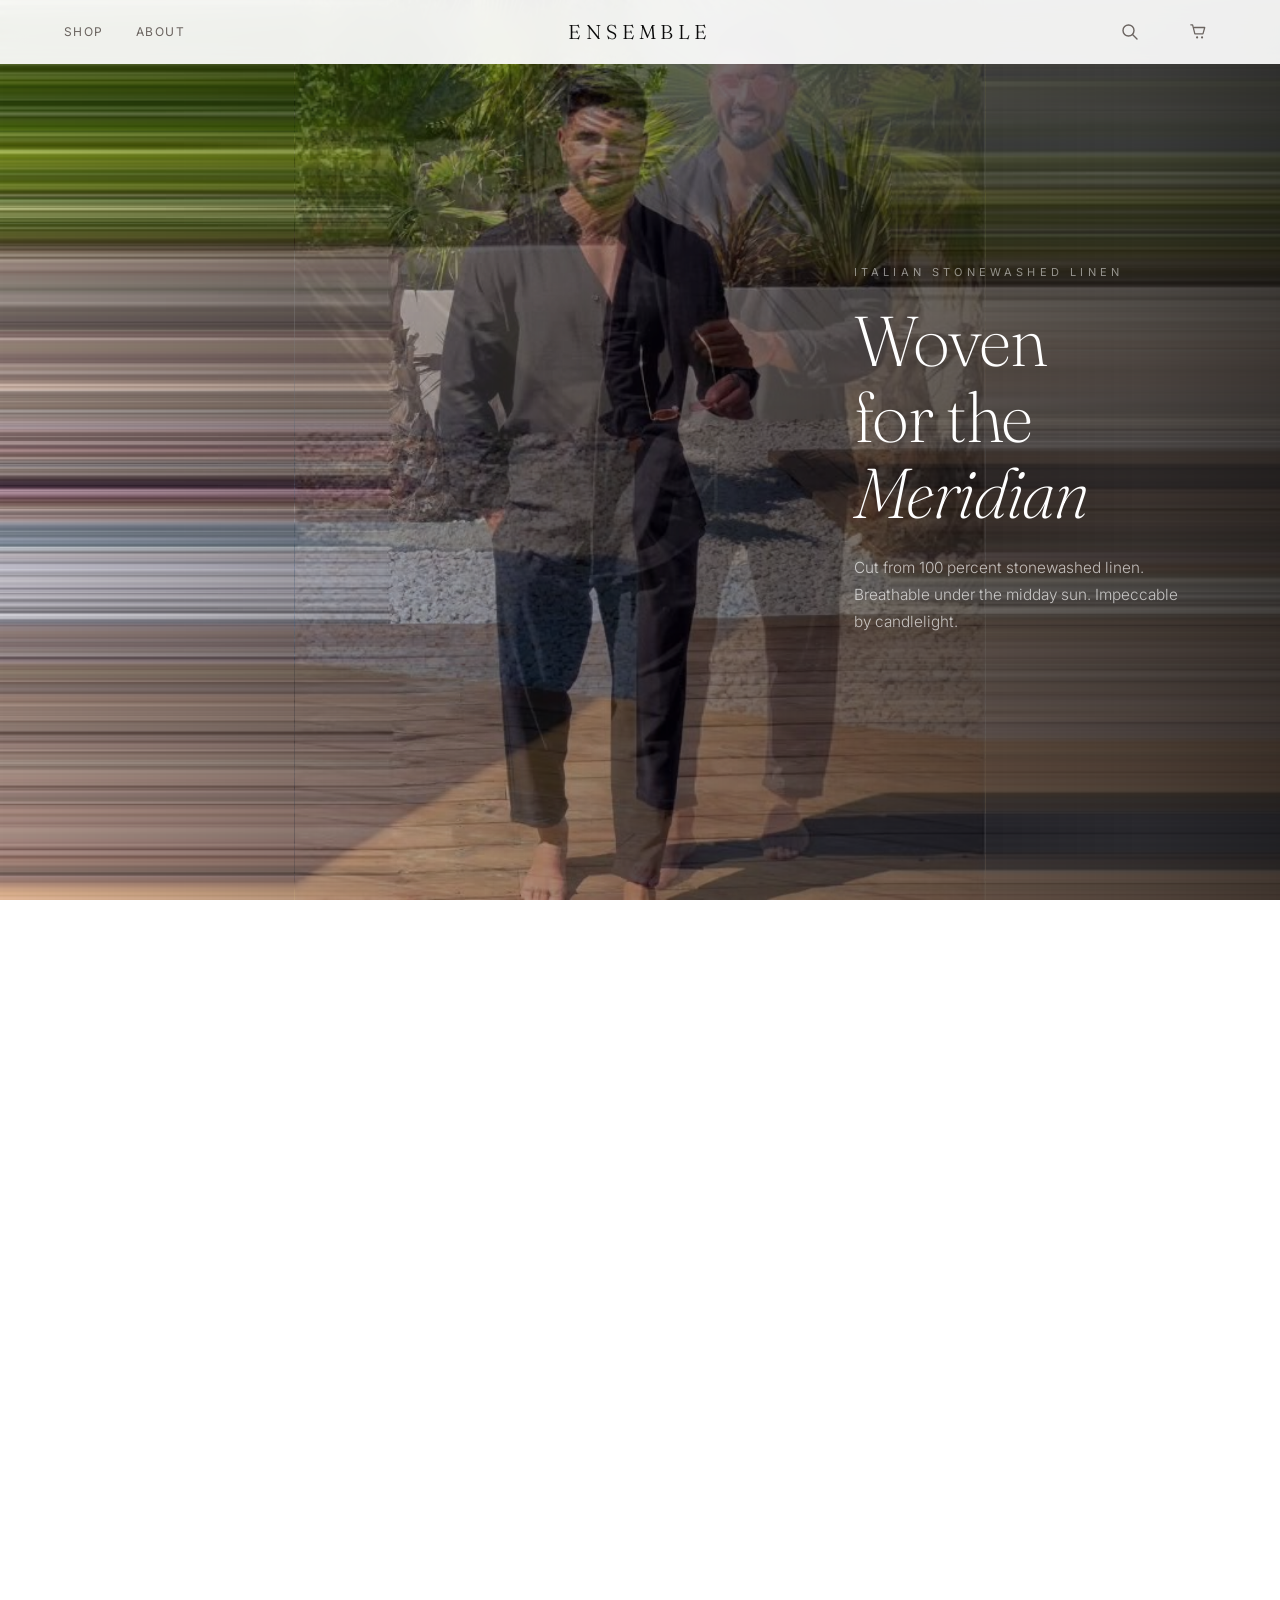
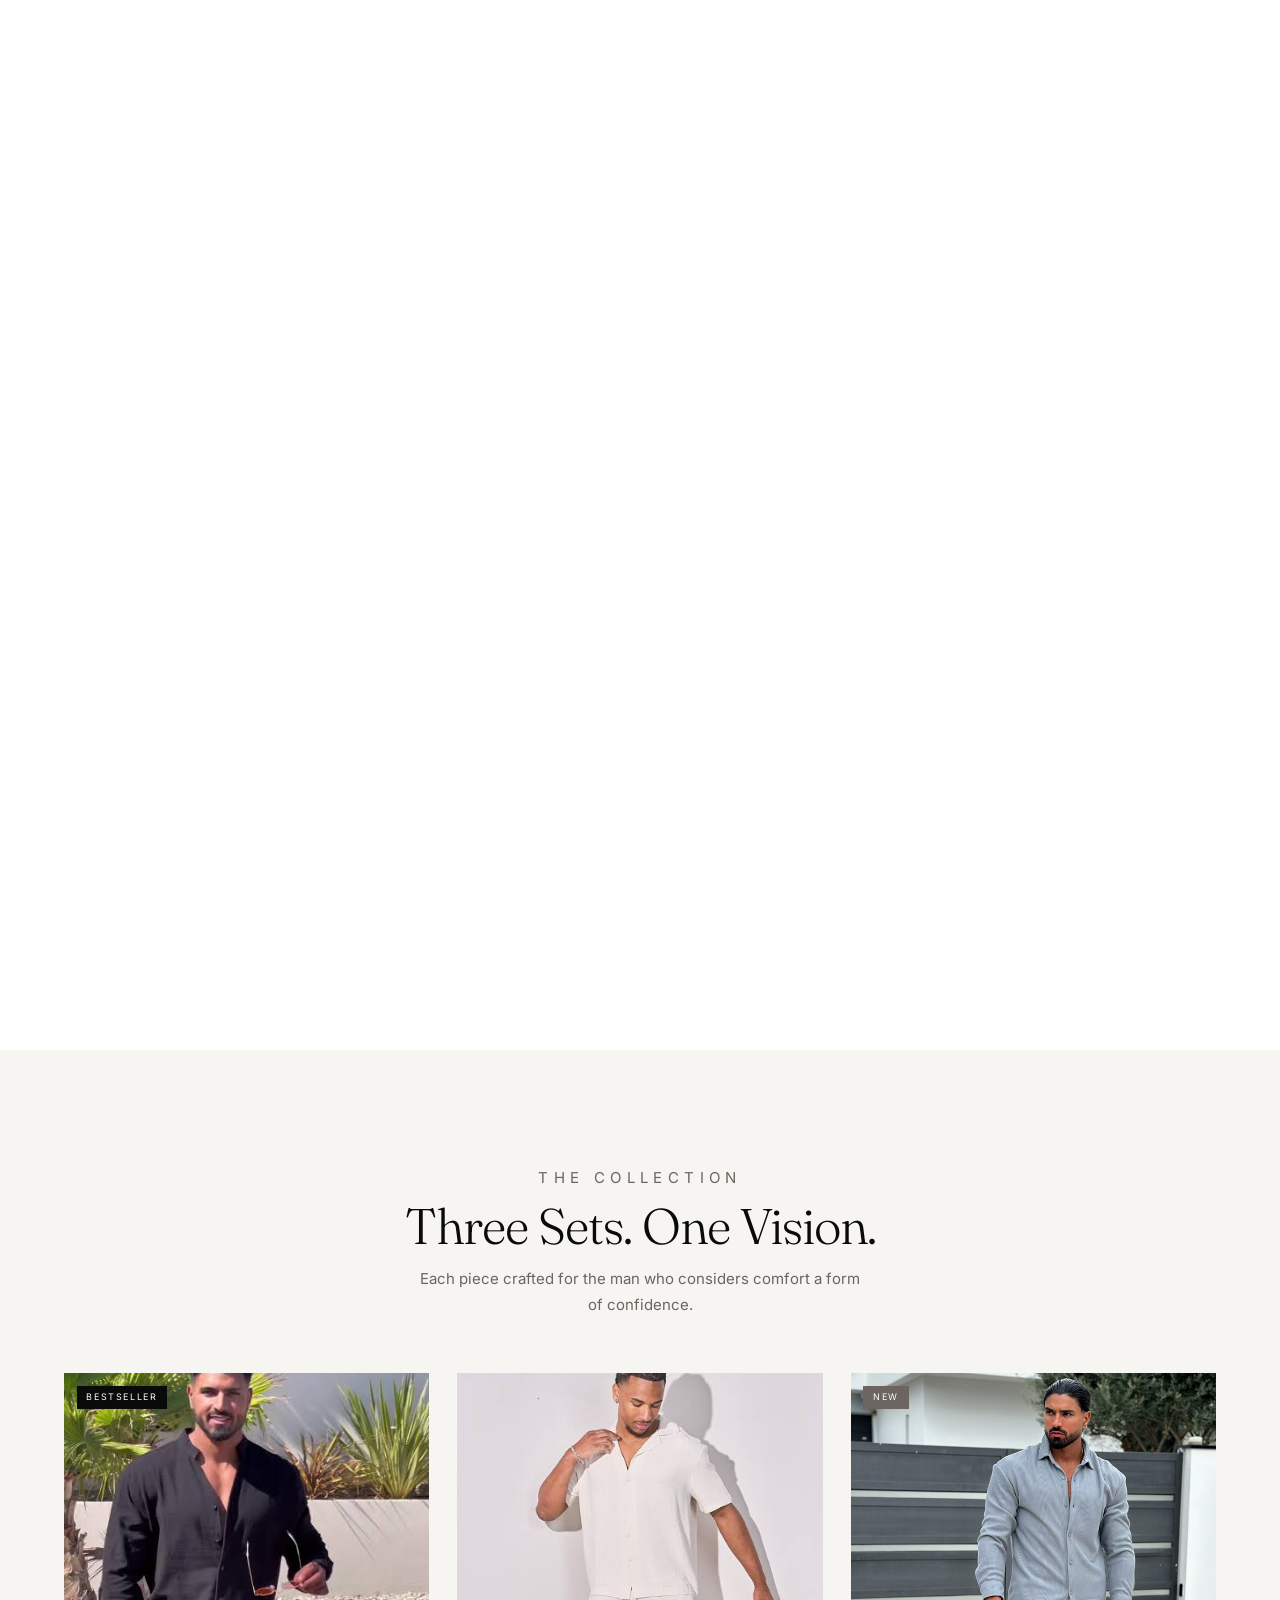
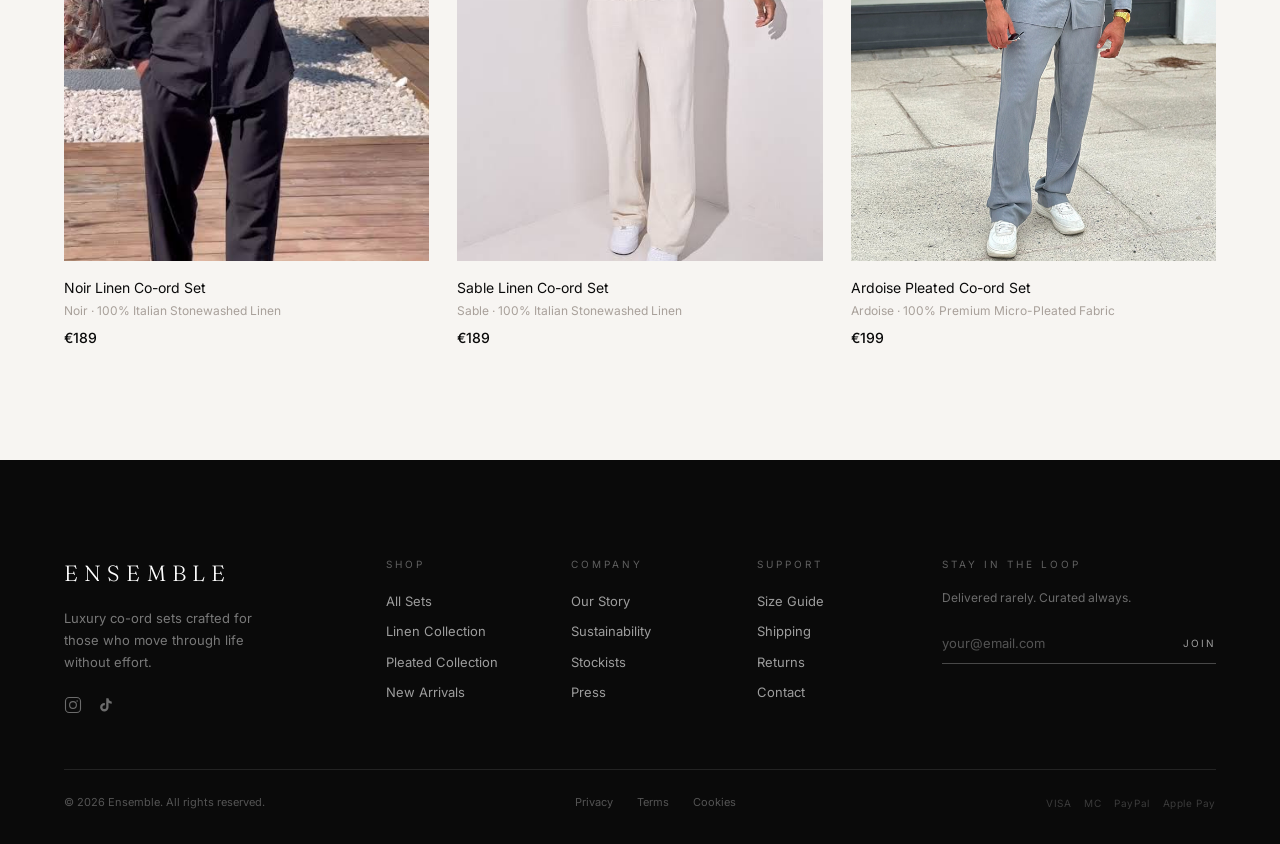
<file: scrollytelling-site/index.html>
<!DOCTYPE html>
<html lang="en">
<head>
  <meta charset="UTF-8" />
  <meta name="viewport" content="width=device-width, initial-scale=1.0" />
  <title>Ensemble — Luxury Co-ord Sets</title>
  <link href="https://fonts.googleapis.com/css2?family=Fraunces:ital,opsz,wght@0,9..144,200;0,9..144,300;0,9..144,400;1,9..144,200;1,9..144,300&family=Inter:wght@300;400;500&display=swap" rel="stylesheet" />
  <link rel="stylesheet" href="css/main.css" />
  <style>
    /* ── Loader ─── */
    #loader {
      position: fixed; inset: 0;
      background: #0a0a0a;
      display: flex; flex-direction: column;
      align-items: center; justify-content: center;
      z-index: 9999;
      transition: opacity .9s ease, visibility .9s ease;
    }
    #loader.out { opacity: 0; visibility: hidden; }
    #loader-brand {
      font-family: 'Fraunces', serif; font-weight: 300;
      font-size: clamp(20px, 3vw, 30px);
      letter-spacing: .5em; text-transform: uppercase;
      color: #fff; margin-bottom: 3rem;
    }
    #lb-track { width: clamp(120px, 20vw, 220px); height: 1px; background: rgba(255,255,255,.15); }
    #lb-fill   { height: 100%; width: 0%; background: #fff; transition: width .12s linear; }
    #lb-pct    { margin-top: 1rem; font-size: 10px; letter-spacing: .25em; color: rgba(255,255,255,.3); }

    /* ── Scroll scaffold ─── */
    #scroll-root { height: 650vh; position: relative; }

    #sticky {
      position: sticky; top: 0;
      height: 100vh; width: 100%;
      overflow: hidden;
    }

    #stage { position: absolute; inset: 0; display: block; width: 100%; height: 100%; }

    /* ── Text sections ─── */
    .txt {
      position: absolute; inset: 0;
      display: flex; align-items: center;
      pointer-events: none;
      opacity: 0; will-change: opacity;
    }
    .txt.cta-zone { align-items: center; justify-content: center; }

    .wash { position: absolute; inset: 0; pointer-events: none; }
    .wl { background: linear-gradient(to right,  rgba(0,0,0,.72) 0%, rgba(0,0,0,.4) 48%, transparent 100%); }
    .wr { background: linear-gradient(to left,   rgba(0,0,0,.72) 0%, rgba(0,0,0,.4) 48%, transparent 100%); }
    .wc { background: radial-gradient(ellipse 80% 55% at 50% 78%, rgba(0,0,0,.8) 0%, rgba(0,0,0,.3) 60%, transparent 100%); }

    .inn {
      position: relative; z-index: 1;
      padding: 0 8vw; max-width: 46%;
    }
    .inn.r  { margin-left: auto; }
    .inn.cx {
      max-width: 100%; width: 100%;
      text-align: center;
      display: flex; flex-direction: column; align-items: center;
      padding: 0 6vw;
    }

    .ey {
      font-size: clamp(9px, .9vw, 11px);
      letter-spacing: .38em; text-transform: uppercase;
      color: rgba(255,255,255,.5); margin-bottom: 1.3rem;
    }
    h1.hero {
      font-family: 'Fraunces', serif; font-weight: 200;
      font-size: clamp(52px, 8.5vw, 118px);
      line-height: .92; letter-spacing: -.025em;
      color: #fff; margin-bottom: 1.8rem;
    }
    h2.feat {
      font-family: 'Fraunces', serif; font-weight: 200;
      font-size: clamp(36px, 5.5vw, 78px);
      line-height: 1.08; letter-spacing: -.02em;
      color: #fff; margin-bottom: 1.5rem;
    }
    .bd {
      font-size: clamp(13px, 1.2vw, 16px); font-weight: 300;
      line-height: 1.75; color: rgba(255,255,255,.68);
      max-width: 36ch;
    }
    .inn.cx .bd { max-width: 50ch; }

    .cta-btn-hero {
      display: inline-flex; align-items: center; justify-content: center;
      margin-top: 2.5rem; padding: 1rem 3rem;
      background: #fff; color: #000;
      font-family: 'Inter', sans-serif; font-size: clamp(10px, 1vw, 13px);
      font-weight: 500; letter-spacing: .22em; text-transform: uppercase;
      border: none; cursor: pointer; pointer-events: all;
      transition: background .25s, letter-spacing .25s;
    }
    .cta-btn-hero:hover { background: rgba(240,240,240,1); letter-spacing: .28em; }

    /* ── Scroll hint ─── */
    #scroll-hint {
      position: fixed; bottom: 2.5rem; left: 50%;
      transform: translateX(-50%);
      display: flex; flex-direction: column; align-items: center; gap: .55rem;
      z-index: 200; opacity: 0; transition: opacity .6s;
    }
    #scroll-hint.vis { opacity: 1; }
    #scroll-hint span {
      font-size: 9px; letter-spacing: .32em; text-transform: uppercase;
      color: rgba(255,255,255,.45);
    }
    .hint-line {
      width: 1px; height: 44px;
      background: linear-gradient(to bottom, transparent, rgba(255,255,255,.5));
      animation: hp 2.4s ease-in-out infinite;
    }
    @keyframes hp {
      0%,100% { opacity:.2; transform:scaleY(.7); }
      50%      { opacity:1;  transform:scaleY(1); }
    }

    /* ── Featured products band ─── */
    #featured {
      background: var(--off);
      padding: clamp(3.5rem,8vw,7rem) var(--side);
    }
    .prod-grid {
      max-width: var(--max); margin: 0 auto;
      display: grid;
      grid-template-columns: repeat(3, 1fr);
      gap: var(--gap);
    }

    @media (max-width: 900px) { .prod-grid { grid-template-columns: 1fr 1fr; } }
    @media (max-width: 580px) {
      .prod-grid { grid-template-columns: 1fr; }
      .inn { max-width: 90%; }
      .inn.r { margin-left: 0; }
      .txt { align-items: flex-end; padding-bottom: 12vh; }
      .txt.cta-zone { align-items: center; padding-bottom: 0; }
      .wl, .wr { background: linear-gradient(to top, rgba(0,0,0,.82) 0%, rgba(0,0,0,.28) 55%, transparent 100%); }
    }
  </style>
</head>
<body>

<!-- Loader -->
<div id="loader">
  <div id="loader-brand">Ensemble</div>
  <div id="lb-track"><div id="lb-fill"></div></div>
  <div id="lb-pct">0%</div>
</div>

<!-- Header (dark overlay mode) -->
<div id="site-header" data-root="" style="position:fixed;top:0;left:0;right:0;z-index:500;"></div>

<!-- Scroll hint -->
<div id="scroll-hint"><span>Scroll</span><div class="hint-line"></div></div>

<!-- ═══ Scrollytelling ═══ -->
<div id="scroll-root">
  <div id="sticky">
    <canvas id="stage"></canvas>

    <!-- 0 Hero -->
    <div class="txt" id="s0">
      <div class="wash wl"></div>
      <div class="inn">
        <p class="ey">Summer 2026 Collection</p>
        <h1 class="hero">The Art<br>of <em>Easy</em></h1>
        <p class="bd">Pure linen. Immaculate line. A co-ord set conceived for those who move through life without effort.</p>
      </div>
    </div>

    <!-- 1 Feature -->
    <div class="txt" id="s1">
      <div class="wash wr"></div>
      <div class="inn r">
        <p class="ey">Italian Stonewashed Linen</p>
        <h2 class="feat">Woven<br>for the<br><em>Meridian</em></h2>
        <p class="bd">Cut from 100 percent stonewashed linen. Breathable under the midday sun. Impeccable by candlelight.</p>
      </div>
    </div>

    <!-- 2 Feature -->
    <div class="txt" id="s2">
      <div class="wash wl"></div>
      <div class="inn">
        <p class="ey">Precision Silhouette</p>
        <h2 class="feat">Nothing<br><em>Superfluous</em></h2>
        <p class="bd">Camp collar. Button placket. Trousers that fall exactly where they should. The edit is total.</p>
      </div>
    </div>

    <!-- 3 Feature -->
    <div class="txt" id="s3">
      <div class="wash wr"></div>
      <div class="inn r">
        <p class="ey">Three Colorways</p>
        <h2 class="feat">Noir. Sable.<br><em>Ardoise.</em></h2>
        <p class="bd">Midnight black, warm sand, or cool slate. Three distinct worlds. One impeccable silhouette to inhabit them all.</p>
      </div>
    </div>

    <!-- 4 CTA -->
    <div class="txt cta-zone" id="s4">
      <div class="wash wc"></div>
      <div class="inn cx">
        <p class="ey">Ensemble Collection</p>
        <h2 class="feat" style="font-size:clamp(42px,6.5vw,96px);letter-spacing:-.03em;">Yours to wear.<br><em>Theirs to envy.</em></h2>
        <p class="bd" style="text-align:center;">Free delivery worldwide. 30 day returns. Sizes XS through XXL.</p>
        <a href="shop.html" class="cta-btn-hero">Shop the Collection</a>
      </div>
    </div>

  </div>
</div>

<!-- ═══ Featured Products ═══ -->
<section id="featured">
  <div class="section-head">
    <p class="eyebrow">The Collection</p>
    <h2 style="font-family:'Fraunces',serif;font-weight:300;font-size:clamp(28px,4vw,50px);margin:.5rem 0 .8rem">Three Sets. One Vision.</h2>
    <p style="font-size:15px;color:var(--g600);max-width:50ch;margin:0 auto;line-height:1.7">Each piece crafted for the man who considers comfort a form of confidence.</p>
  </div>
  <div class="prod-grid" id="home-grid"></div>
</section>

<!-- Footer -->
<div id="site-footer" data-root=""></div>

<script src="js/store.js"></script>
<script>
(function(){
  'use strict';

  const SRC = ['frames/img_01.jpg','frames/img_02.jpg','frames/img_03.jpg','frames/img_04.jpg'];
  const KF  = [{p:0,img:0},{p:.28,img:0},{p:.38,img:1},{p:.54,img:1},{p:.64,img:2},{p:.78,img:2},{p:.88,img:3},{p:1,img:3}];
  const TXT = [
    [0,.02,.14,.22],
    [.22,.30,.42,.50],
    [.50,.57,.68,.76],
    [.74,.80,.88,.94],
    [.90,.94,1,1],
  ];
  const sels = ['s0','s1','s2','s3','s4'].map(function(id){ return document.getElementById(id); });

  const canvas = document.getElementById('stage');
  const ctx    = canvas.getContext('2d');
  const loader = document.getElementById('loader');
  const hint   = document.getElementById('scroll-hint');
  const root   = document.getElementById('scroll-root');

  let imgs=[], loaded=0, W=0, H=0, sp=0, tp=0;

  function resize(){ W=canvas.width=window.innerWidth; H=canvas.height=window.innerHeight; }
  window.addEventListener('resize', resize); resize();

  function load(){
    imgs = SRC.map(function(src){
      var img=new Image();
      img.onload = img.onerror = function(){
        loaded++;
        var pct = loaded/SRC.length;
        document.getElementById('lb-fill').style.width = (pct*100)+'%';
        document.getElementById('lb-pct').textContent  = Math.round(pct*100)+'%';
        if(loaded===SRC.length) start();
      };
      img.src=src; return img;
    });
  }

  function start(){
    setTimeout(function(){
      loader.classList.add('out');
      hint.classList.add('vis');
      draw(0); loop();
    }, 400);
  }

  window.addEventListener('scroll', function(){
    var max = root.scrollHeight - window.innerHeight;
    tp = max>0 ? Math.max(0,Math.min(1,window.scrollY/max)) : 0;
    if(tp>.02) hint.classList.remove('vis');
  }, {passive:true});

  function loop(){
    requestAnimationFrame(function tick(){
      var d=tp-sp; if(Math.abs(d)>.0002) sp+=d*.10; else sp=tp;
      draw(sp); updateTxt(sp);
      requestAnimationFrame(tick);
    });
  }

  function blend(p){
    for(var i=0;i<KF.length-1;i++){
      var a=KF[i],b=KF[i+1];
      if(p>=a.p&&p<=b.p){
        var t=b.p===a.p?1:(p-a.p)/(b.p-a.p);
        return {a:a.img,b:b.img,t:t};
      }
    }
    return {a:KF[KF.length-1].img,b:KF[KF.length-1].img,t:0};
  }

  function paint(img,alpha){
    if(!img||!img.complete||!img.naturalWidth||alpha<=0) return;
    var iw=img.naturalWidth,ih=img.naturalHeight;
    var sc=Math.min(W/iw,H/ih);
    var dw=iw*sc,dh=ih*sc;
    var dx=Math.round((W-dw)/2),dy=Math.round((H-dh)/2);
    ctx.save(); ctx.globalAlpha=alpha;
    if(dx>1){ ctx.drawImage(img,0,0,1,ih,0,dy,dx+1,dh); ctx.drawImage(img,iw-1,0,1,ih,dx+dw-1,dy,W-dx-dw+1,dh); }
    if(dy>1){ ctx.drawImage(img,0,0,iw,1,dx,0,dw,dy+1); ctx.drawImage(img,0,ih-1,iw,1,dx,dy+dh-1,dw,H-dy-dh+1); }
    if(dx>1&&dy>1){
      ctx.drawImage(img,0,0,1,1,0,0,dx+1,dy+1);
      ctx.drawImage(img,iw-1,0,1,1,dx+dw-1,0,W-dx-dw+1,dy+1);
      ctx.drawImage(img,0,ih-1,1,1,0,dy+dh-1,dx+1,H-dy-dh+1);
      ctx.drawImage(img,iw-1,ih-1,1,1,dx+dw-1,dy+dh-1,W-dx-dw+1,H-dy-dh+1);
    }
    ctx.drawImage(img,0,0,iw,ih,dx,dy,dw,dh);
    ctx.restore();
  }

  function draw(p){
    ctx.clearRect(0,0,W,H);
    var bl=blend(p);
    if(bl.a===bl.b||bl.t<=0){ paint(imgs[bl.a],1); }
    else if(bl.t>=1){ paint(imgs[bl.b],1); }
    else{ paint(imgs[bl.a],1); paint(imgs[bl.b],bl.t); }
  }

  function easeOp(p,t){
    var fi=t[0],ps=t[1],pe=t[2],fo=t[3];
    if(p<fi||p>fo) return 0;
    if(p<ps) return (p-fi)/(ps-fi);
    if(p<=pe) return 1;
    return 1-(p-pe)/(fo-pe);
  }
  function updateTxt(p){
    sels.forEach(function(el,i){ if(el) el.style.opacity=Math.max(0,Math.min(1,easeOp(p,TXT[i]))); });
  }

  load();

  // ── Featured product cards ──────────────────
  document.addEventListener('DOMContentLoaded', function(){
    renderHeader('home');
    renderFooter();

    var grid = document.getElementById('home-grid');
    if(!grid) return;
    grid.innerHTML = PRODUCTS.map(function(p){
      return '<div class="product-card">' +
        '<a href="product.html?id='+p.id+'">' +
          '<div class="card-img-wrap">' +
            (p.badge ? '<span class="card-badge'+(p.badge==='New'?' new':'')+'">'+p.badge+'</span>' : '') +
            '<img class="img-main" src="'+p.images[0]+'" alt="'+p.name+'" loading="lazy" />' +
            (p.images[1] ? '<img class="img-alt" src="'+p.images[1]+'" alt="'+p.name+' alt" loading="lazy" />' : '') +
          '</div>' +
          '<div class="card-info">' +
            '<p class="card-name">'+p.name+'</p>' +
            '<p class="card-sub">'+p.colorway+' · '+p.fabric+'</p>' +
            '<p class="card-price">€'+p.price+'</p>' +
          '</div>' +
        '</a>' +
        '<div class="card-quick" onclick="quickAdd(\''+p.id+'\')">Quick Add</div>' +
      '</div>';
    }).join('');
  });

  window.quickAdd = function(id){
    var p = PRODUCTS.find(function(x){ return x.id===id; });
    if(!p) return;
    addToCart(id, 'M', 1);
  };

})();
</script>
</body>
</html>
</file>
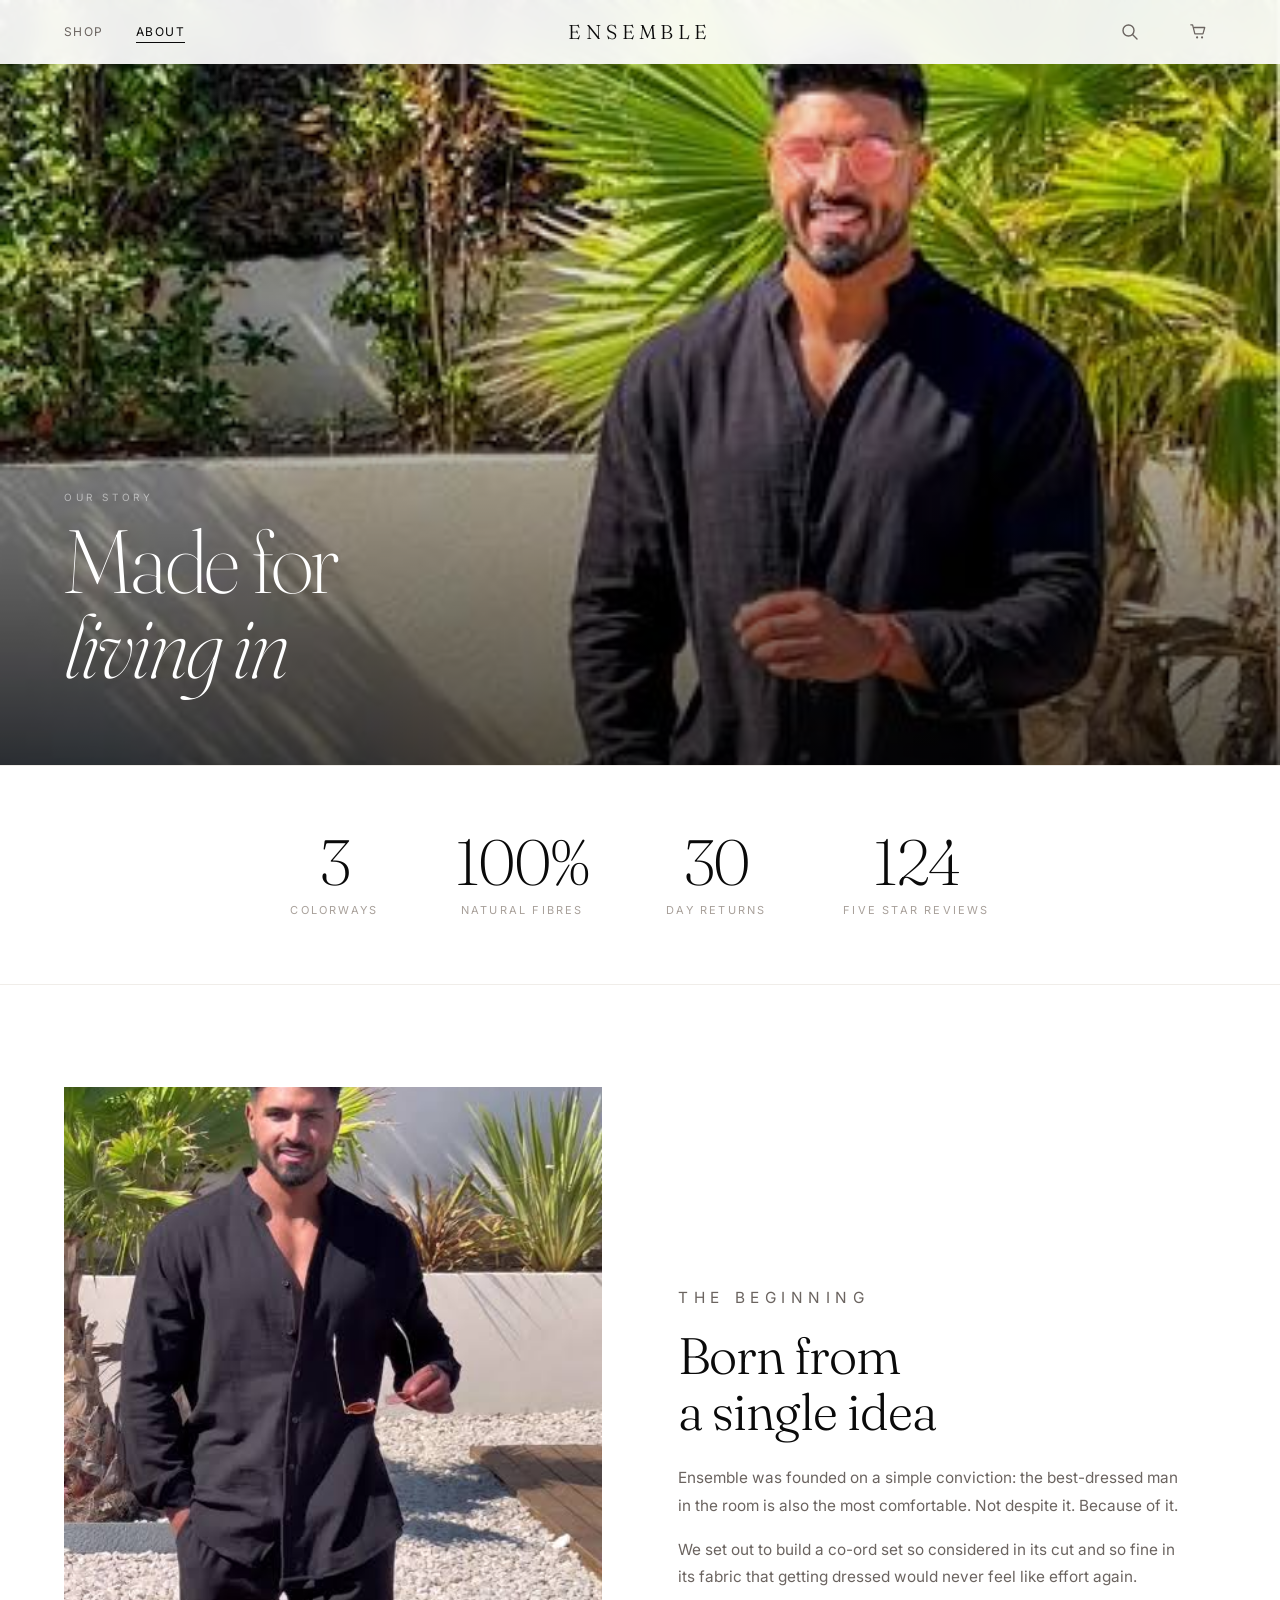
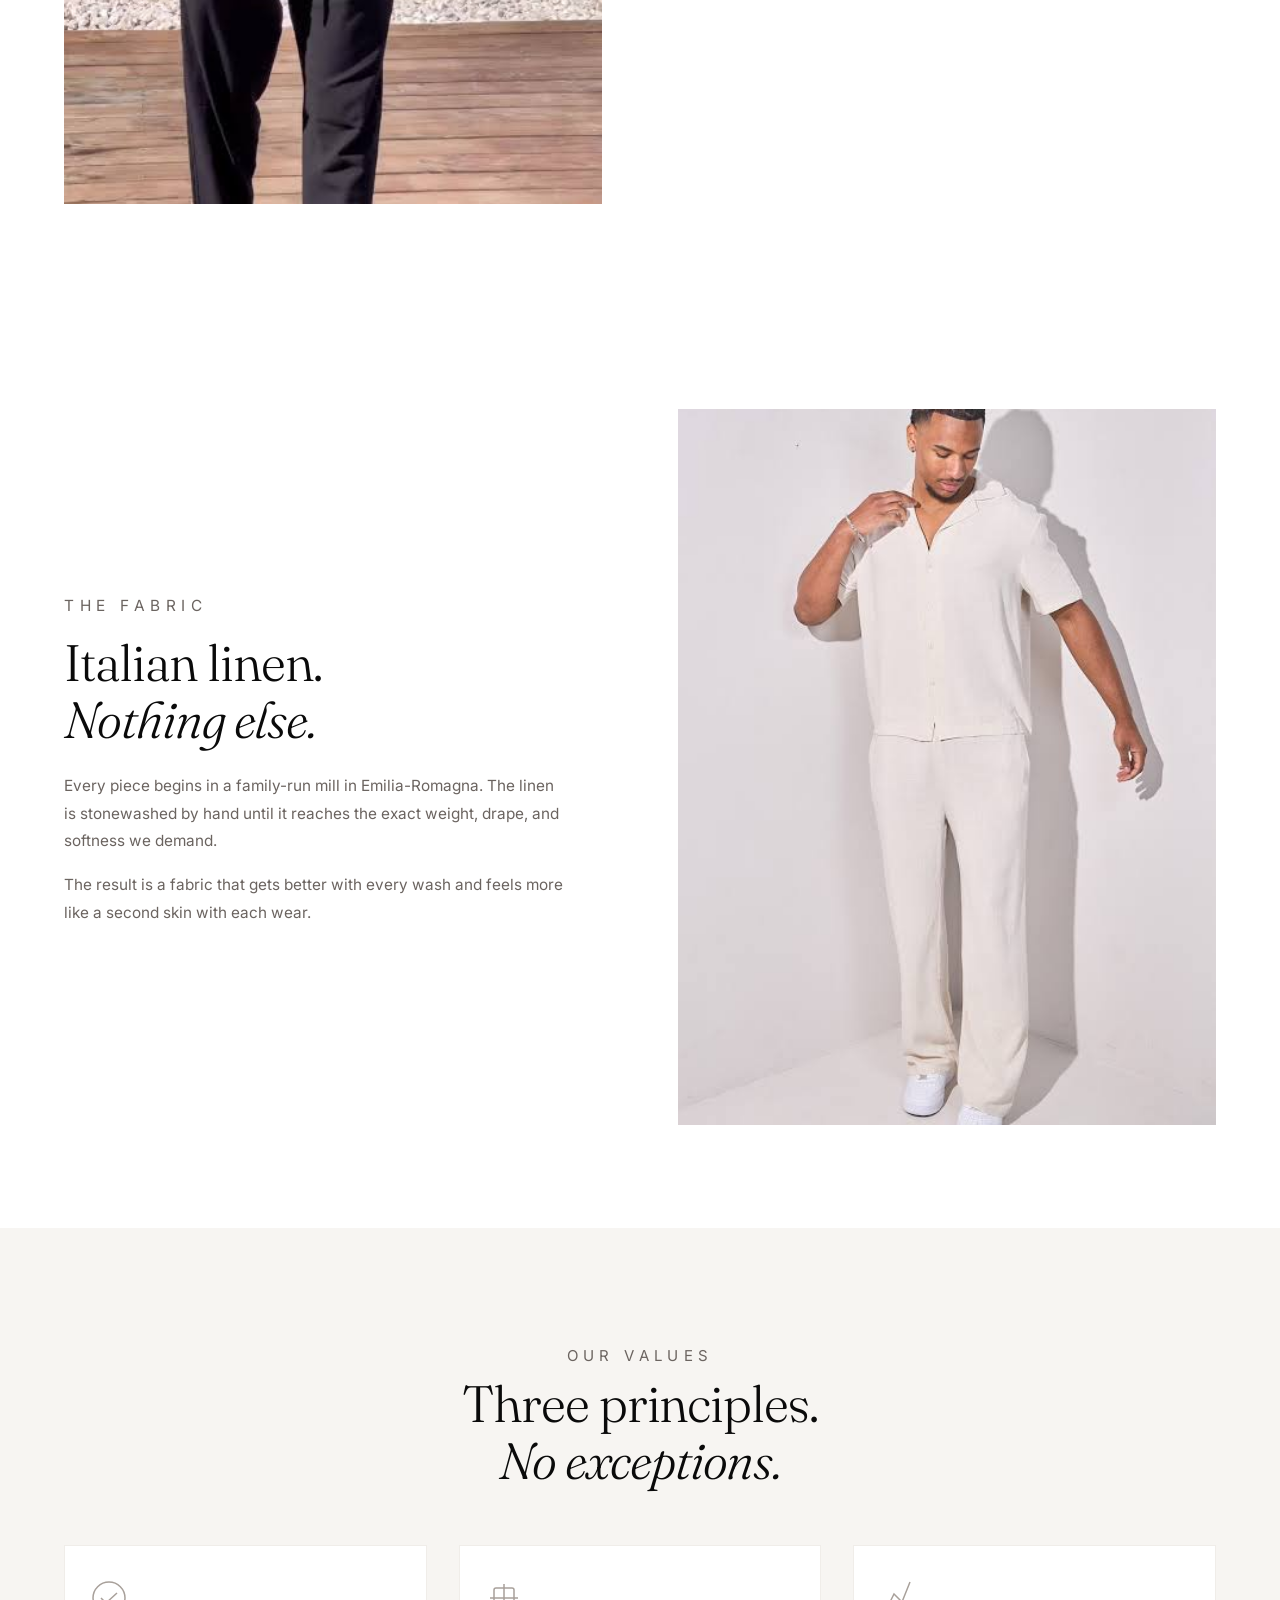
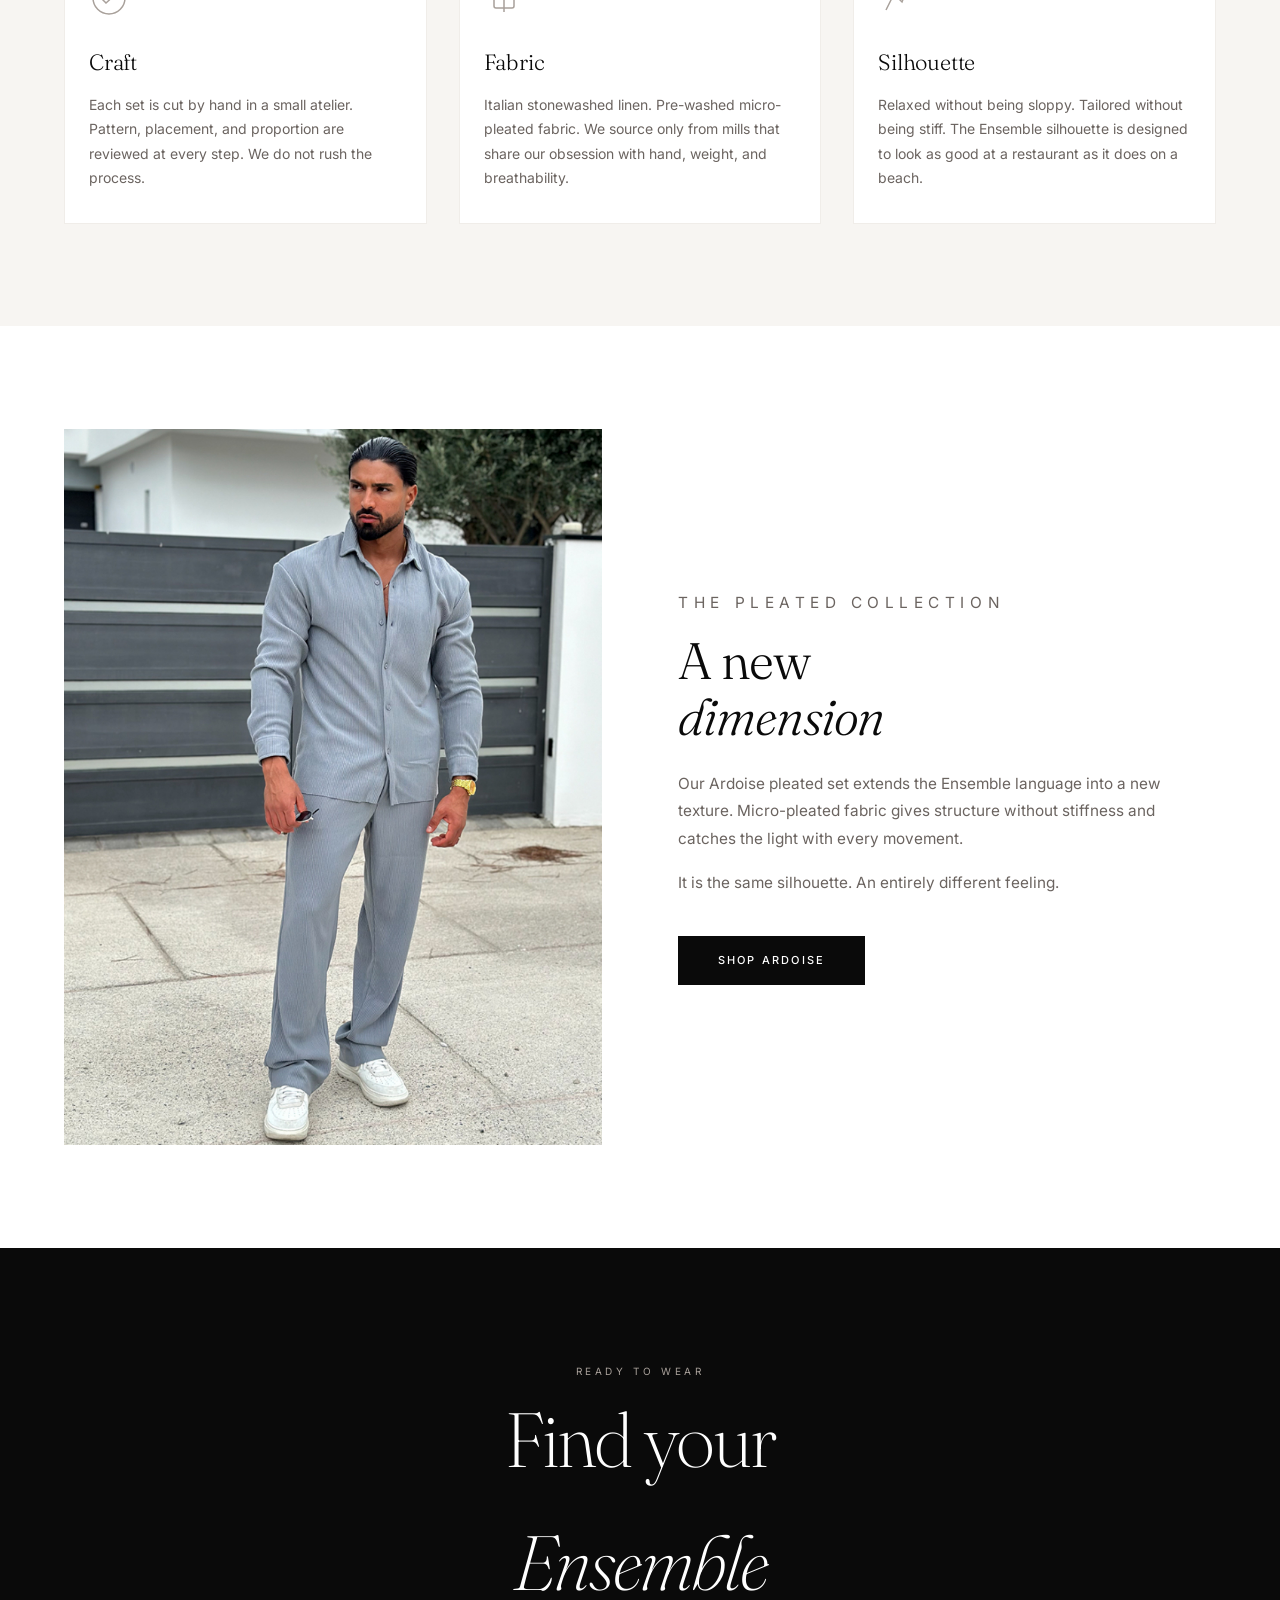
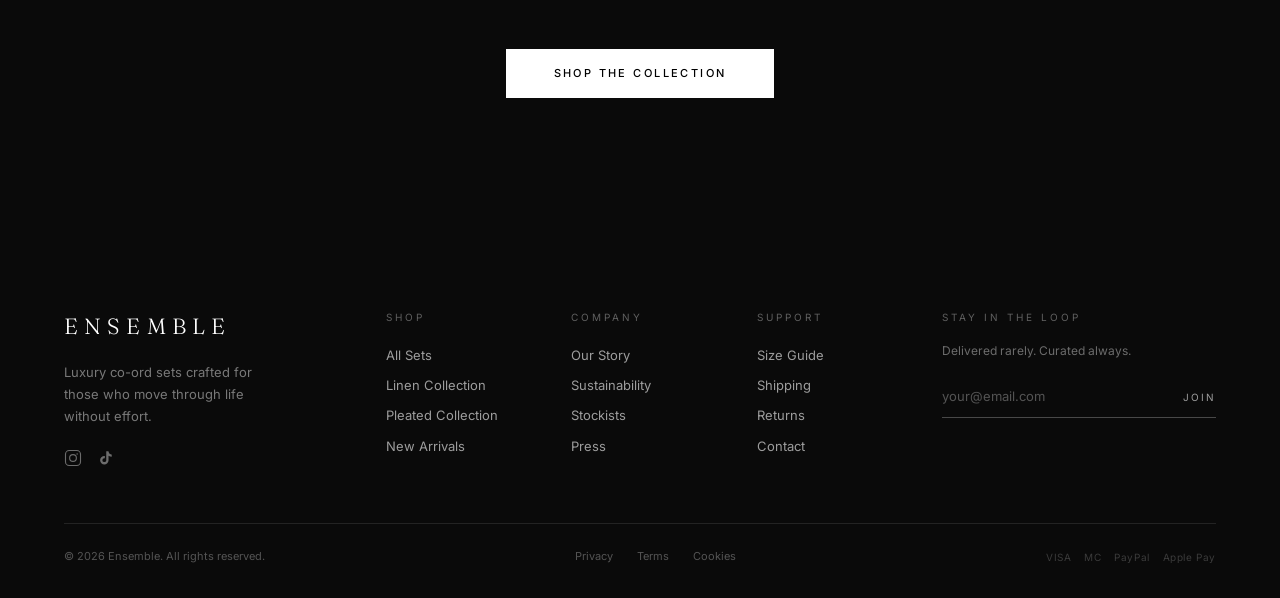
<file: scrollytelling-site/about.html>
<!DOCTYPE html>
<html lang="en">
<head>
  <meta charset="UTF-8" />
  <meta name="viewport" content="width=device-width, initial-scale=1.0" />
  <title>About — Ensemble</title>
  <link href="https://fonts.googleapis.com/css2?family=Fraunces:ital,opsz,wght@0,9..144,200;0,9..144,300;0,9..144,400;1,9..144,300&family=Inter:wght@300;400;500&display=swap" rel="stylesheet" />
  <link rel="stylesheet" href="css/main.css" />
  <style>
    /* ── Full-bleed Hero ── */
    .about-hero {
      position: relative;
      height: 85vh; min-height: 500px;
      overflow: hidden;
    }
    .about-hero img {
      width: 100%; height: 100%;
      object-fit: cover;
      object-position: center top;
    }
    .hero-overlay {
      position: absolute; inset: 0;
      background: linear-gradient(to top, rgba(0,0,0,.65) 0%, rgba(0,0,0,.1) 60%, transparent 100%);
    }
    .hero-text {
      position: absolute;
      bottom: clamp(2rem, 6vw, 5rem);
      left: var(--side);
      right: var(--side);
      color: #fff;
    }
    .hero-text .ey { color: rgba(255,255,255,.5); margin-bottom: .8rem; }
    .hero-text h1 {
      font-family: var(--serif); font-weight: 200;
      font-size: clamp(42px, 7vw, 96px);
      letter-spacing: -.025em; line-height: .95;
      max-width: 12ch;
    }

    /* ── Story ── */
    .story-section {
      max-width: var(--max); margin: 0 auto;
      padding: clamp(3.5rem, 8vw, 7rem) var(--side);
      display: grid;
      grid-template-columns: 1fr 1fr;
      gap: clamp(2.5rem, 6vw, 6rem);
      align-items: center;
    }
    .story-text .ey { margin-bottom: 1rem; }
    .story-text h2 {
      font-family: var(--serif); font-weight: 300;
      font-size: clamp(30px, 4vw, 54px);
      letter-spacing: -.02em; line-height: 1.1;
      margin-bottom: 1.5rem;
    }
    .story-text p {
      font-size: clamp(14px, 1.2vw, 16px);
      color: var(--g600); line-height: 1.8;
      margin-bottom: 1rem; max-width: 50ch;
    }
    .story-img {
      aspect-ratio: 3/4; overflow: hidden; background: var(--g100);
    }
    .story-img img { width: 100%; height: 100%; object-fit: cover; }

    /* ── Pillars ── */
    .pillars-section {
      background: var(--off);
      padding: clamp(3.5rem, 8vw, 7rem) var(--side);
    }
    .pillars-grid {
      max-width: var(--max); margin: 2.5rem auto 0;
      display: grid; grid-template-columns: repeat(3,1fr);
      gap: 2rem;
    }
    .pillar {
      padding: 2rem 1.5rem;
      background: var(--white);
      border: 1px solid var(--g100);
    }
    .pillar-icon {
      width: 40px; height: 40px; margin-bottom: 1.2rem;
      color: var(--g400);
    }
    .pillar h3 {
      font-family: var(--serif); font-weight: 300;
      font-size: 22px; margin-bottom: .8rem; letter-spacing: -.01em;
    }
    .pillar p { font-size: 14px; color: var(--g600); line-height: 1.75; }

    /* ── Reversed story ── */
    .story-section.flip { direction: rtl; }
    .story-section.flip > * { direction: ltr; }

    /* ── CTA band ── */
    .about-cta {
      background: var(--black); color: #fff;
      text-align: center;
      padding: clamp(4rem, 9vw, 8rem) var(--side);
    }
    .about-cta .ey { color: rgba(255,255,255,.35); margin-bottom: 1rem; }
    .about-cta h2 {
      font-family: var(--serif); font-weight: 200;
      font-size: clamp(36px, 6vw, 80px);
      letter-spacing: -.025em; margin-bottom: 1.5rem;
    }
    .about-cta a {
      display: inline-flex; align-items: center; justify-content: center;
      padding: 1rem 3rem;
      background: #fff; color: #000;
      font-size: 11px; font-weight: 500;
      letter-spacing: .22em; text-transform: uppercase;
      transition: background .25s;
    }
    .about-cta a:hover { background: rgba(240,240,240,1); }

    /* ── Numbers strip ── */
    .stats-strip {
      display: flex; justify-content: center;
      gap: clamp(2rem, 6vw, 6rem); flex-wrap: wrap;
      padding: clamp(2.5rem, 5vw, 4rem) var(--side);
      border-top: 1px solid var(--g100);
      border-bottom: 1px solid var(--g100);
    }
    .stat { text-align: center; }
    .stat-num {
      font-family: var(--serif); font-weight: 200;
      font-size: clamp(36px, 5vw, 64px);
      letter-spacing: -.03em; display: block;
      line-height: 1;
    }
    .stat-label {
      font-size: 11px; letter-spacing: .2em;
      text-transform: uppercase; color: var(--g400);
      margin-top: .5rem;
    }

    @media (max-width: 860px) {
      .story-section { grid-template-columns: 1fr; }
      .story-section.flip { direction: ltr; }
      .pillars-grid { grid-template-columns: 1fr; }
    }
  </style>
</head>
<body>

<div id="site-header" data-root=""></div>

<!-- Hero -->
<section class="about-hero">
  <img src="frames/img_02.jpg" alt="Ensemble brand" />
  <div class="hero-overlay"></div>
  <div class="hero-text">
    <p class="eyebrow ey">Our Story</p>
    <h1>Made for<br><em>living in</em></h1>
  </div>
</section>

<!-- Stats -->
<div class="stats-strip">
  <div class="stat"><span class="stat-num">3</span><p class="stat-label">Colorways</p></div>
  <div class="stat"><span class="stat-num">100%</span><p class="stat-label">Natural Fibres</p></div>
  <div class="stat"><span class="stat-num">30</span><p class="stat-label">Day Returns</p></div>
  <div class="stat"><span class="stat-num">124</span><p class="stat-label">Five Star Reviews</p></div>
</div>

<!-- Story 1 -->
<section class="story-section">
  <div class="story-img">
    <img src="frames/img_01.jpg" alt="Noir linen set on terrace" loading="lazy" />
  </div>
  <div class="story-text">
    <p class="eyebrow">The Beginning</p>
    <h2>Born from<br>a single idea</h2>
    <p>Ensemble was founded on a simple conviction: the best-dressed man in the room is also the most comfortable. Not despite it. Because of it.</p>
    <p>We set out to build a co-ord set so considered in its cut and so fine in its fabric that getting dressed would never feel like effort again.</p>
  </div>
</section>

<!-- Story 2 -->
<section class="story-section flip">
  <div class="story-img">
    <img src="frames/img_03.jpg" alt="Sable set" loading="lazy" />
  </div>
  <div class="story-text">
    <p class="eyebrow">The Fabric</p>
    <h2>Italian linen.<br><em>Nothing else.</em></h2>
    <p>Every piece begins in a family-run mill in Emilia-Romagna. The linen is stonewashed by hand until it reaches the exact weight, drape, and softness we demand.</p>
    <p>The result is a fabric that gets better with every wash and feels more like a second skin with each wear.</p>
  </div>
</section>

<!-- Pillars -->
<section class="pillars-section">
  <div style="max-width:var(--max);margin:0 auto">
    <div class="section-head">
      <p class="eyebrow">Our Values</p>
      <h2 style="font-family:var(--serif);font-weight:300;font-size:clamp(28px,4vw,52px);margin:.5rem 0">Three principles.<br><em>No exceptions.</em></h2>
    </div>
    <div class="pillars-grid">
      <div class="pillar">
        <svg class="pillar-icon" viewBox="0 0 40 40" fill="none" stroke="currentColor" stroke-width="1.5">
          <circle cx="20" cy="20" r="16"/>
          <path d="M12 20l5 5 11-10"/>
        </svg>
        <h3>Craft</h3>
        <p>Each set is cut by hand in a small atelier. Pattern, placement, and proportion are reviewed at every step. We do not rush the process.</p>
      </div>
      <div class="pillar">
        <svg class="pillar-icon" viewBox="0 0 40 40" fill="none" stroke="currentColor" stroke-width="1.5">
          <path d="M20 6v28M6 20h28"/>
          <rect x="10" y="10" width="20" height="20" rx="2"/>
        </svg>
        <h3>Fabric</h3>
        <p>Italian stonewashed linen. Pre-washed micro-pleated fabric. We source only from mills that share our obsession with hand, weight, and breathability.</p>
      </div>
      <div class="pillar">
        <svg class="pillar-icon" viewBox="0 0 40 40" fill="none" stroke="currentColor" stroke-width="1.5">
          <path d="M8 32l8-16 8 8 8-20"/>
        </svg>
        <h3>Silhouette</h3>
        <p>Relaxed without being sloppy. Tailored without being stiff. The Ensemble silhouette is designed to look as good at a restaurant as it does on a beach.</p>
      </div>
    </div>
  </div>
</section>

<!-- Story 3 -->
<section class="story-section">
  <div class="story-img">
    <img src="frames/img_04.jpg" alt="Ardoise pleated set" loading="lazy" />
  </div>
  <div class="story-text">
    <p class="eyebrow">The Pleated Collection</p>
    <h2>A new<br><em>dimension</em></h2>
    <p>Our Ardoise pleated set extends the Ensemble language into a new texture. Micro-pleated fabric gives structure without stiffness and catches the light with every movement.</p>
    <p>It is the same silhouette. An entirely different feeling.</p>
    <a href="product.html?id=ardoise-pleated" class="btn-primary" style="margin-top:1.5rem;align-self:flex-start">Shop Ardoise</a>
  </div>
</section>

<!-- CTA -->
<section class="about-cta">
  <p class="eyebrow">Ready to wear</p>
  <h2>Find your<br><em>Ensemble</em></h2>
  <a href="shop.html">Shop the Collection</a>
</section>

<div id="site-footer" data-root=""></div>

<script src="js/store.js"></script>
<script>
document.addEventListener('DOMContentLoaded', function(){
  renderHeader('about');
  renderFooter();
});
</script>
</body>
</html>
</file>
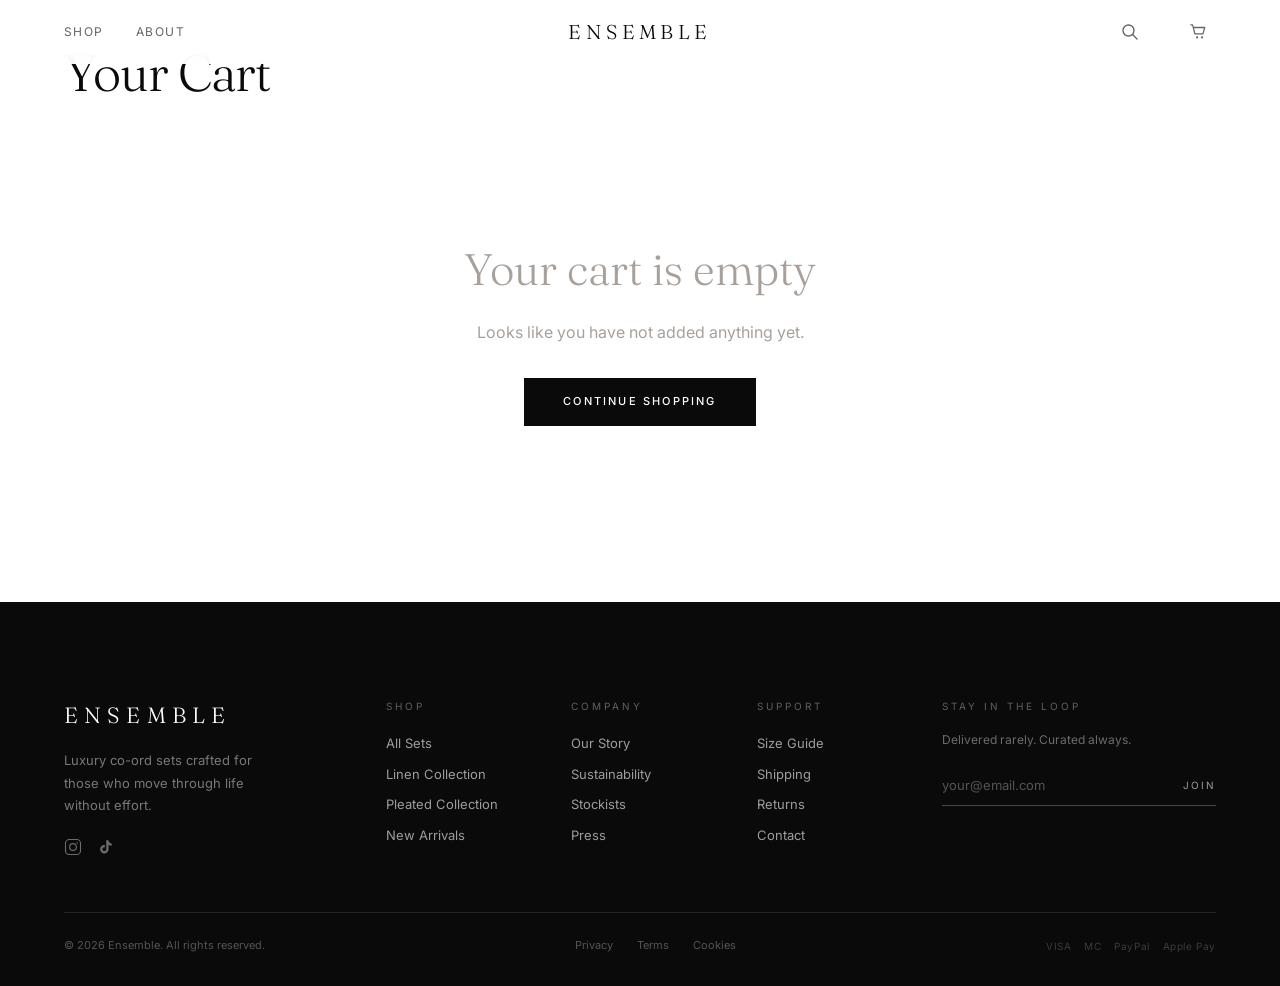
<file: scrollytelling-site/cart.html>
<!DOCTYPE html>
<html lang="en">
<head>
  <meta charset="UTF-8" />
  <meta name="viewport" content="width=device-width, initial-scale=1.0" />
  <title>Cart — Ensemble</title>
  <link href="https://fonts.googleapis.com/css2?family=Fraunces:ital,opsz,wght@0,9..144,200;0,9..144,300;0,9..144,400;1,9..144,300&family=Inter:wght@300;400;500&display=swap" rel="stylesheet" />
  <link rel="stylesheet" href="css/main.css" />
  <style>
    .cart-page {
      max-width: var(--max); margin: 0 auto;
      padding: 2rem var(--side) 6rem;
      min-height: 60vh;
    }
    .cart-title {
      font-family: var(--serif); font-weight: 300;
      font-size: clamp(28px, 4vw, 52px);
      letter-spacing: -.02em; margin-bottom: 2.5rem;
    }

    .cart-layout {
      display: grid;
      grid-template-columns: 1fr 360px;
      gap: clamp(2rem, 5vw, 4rem);
      align-items: start;
    }

    /* ── Items ── */
    .cart-items-head {
      display: grid;
      grid-template-columns: 1fr auto auto;
      gap: 1rem;
      padding-bottom: .75rem;
      border-bottom: 1.5px solid var(--black);
      font-size: 10px;
      letter-spacing: .25em;
      text-transform: uppercase;
      color: var(--g400);
      margin-bottom: 1.5rem;
    }

    .cart-line {
      display: grid;
      grid-template-columns: 80px 1fr auto;
      gap: 1.2rem;
      padding: 1.4rem 0;
      border-bottom: 1px solid var(--g100);
    }
    .cl-img { width: 80px; height: 100px; object-fit: cover; background: var(--g100); }
    .cl-info { display: flex; flex-direction: column; }
    .cl-name { font-size: 15px; font-weight: 400; margin-bottom: .2rem; line-height: 1.35; }
    .cl-meta { font-size: 12px; color: var(--g400); margin-bottom: auto; }
    .cl-actions { display: flex; align-items: center; gap: 1rem; margin-top: .8rem; }
    .cl-remove {
      font-size: 11px; letter-spacing: .06em;
      text-decoration: underline; text-underline-offset: 2px;
      color: var(--g400); transition: color .2s;
    }
    .cl-remove:hover { color: var(--red); }
    .cl-price { font-size: 15px; font-weight: 500; text-align: right; align-self: center; min-width: 60px; }

    .cart-empty-state {
      text-align: center; padding: 5rem 0;
    }
    .cart-empty-state h2 {
      font-family: var(--serif); font-weight: 300;
      font-size: clamp(28px, 4vw, 44px); margin-bottom: 1rem; color: var(--g400);
    }
    .cart-empty-state p { color: var(--g400); margin-bottom: 2rem; }

    /* ── Order Summary ── */
    .order-summary {
      background: var(--off);
      padding: 2rem;
      position: sticky;
      top: calc(var(--hdr-h) + 1.5rem);
    }
    .summary-title {
      font-family: var(--serif); font-weight: 300;
      font-size: 22px; margin-bottom: 1.5rem;
    }
    .summary-row {
      display: flex; justify-content: space-between;
      align-items: center; font-size: 14px;
      padding: .5rem 0; color: var(--g600);
    }
    .summary-row.total {
      font-size: 16px; font-weight: 500; color: var(--black);
      border-top: 1.5px solid var(--black); margin-top: .5rem;
      padding-top: .8rem;
    }
    .promo-form {
      display: flex; gap: .4rem;
      margin: 1.2rem 0;
    }
    .promo-form input {
      flex: 1; border: 1.5px solid var(--g200);
      padding: .6rem .8rem; font-size: 13px; outline: none;
      transition: border-color .2s;
    }
    .promo-form input:focus { border-color: var(--black); }
    .promo-form button {
      padding: .6rem 1rem; background: var(--black); color: #fff;
      font-size: 11px; letter-spacing: .12em; text-transform: uppercase;
      cursor: pointer; border: none; transition: background .2s;
    }
    .promo-form button:hover { background: var(--g800); }
    .shipping-note { font-size: 12px; color: var(--g400); line-height: 1.6; margin: .6rem 0 1.4rem; }

    @media (max-width: 860px) {
      .cart-layout { grid-template-columns: 1fr; }
      .order-summary { position: static; }
    }
  </style>
</head>
<body>

<div id="site-header" data-root=""></div>

<div class="cart-page">
  <h1 class="cart-title">Your Cart</h1>

  <div id="cart-layout-wrap">
    <!-- rendered by JS -->
  </div>
</div>

<div id="site-footer" data-root=""></div>

<script src="js/store.js"></script>
<script>
document.addEventListener('DOMContentLoaded', function(){
  renderHeader('');
  renderFooter();
  renderCartPage();
  document.addEventListener('cart:updated', renderCartPage);
});

function renderCartPage(){
  var cart  = getCart();
  var wrap  = document.getElementById('cart-layout-wrap');

  if(cart.length === 0){
    wrap.innerHTML =
      '<div class="cart-empty-state">' +
        '<h2>Your cart is empty</h2>' +
        '<p>Looks like you have not added anything yet.</p>' +
        '<a href="shop.html" class="btn-primary">Continue Shopping</a>' +
      '</div>';
    return;
  }

  var itemsHTML = cart.map(function(item){
    return '<div class="cart-line">' +
      '<img class="cl-img" src="'+item.image+'" alt="'+item.name+'" />' +
      '<div class="cl-info">' +
        '<p class="cl-name">'+item.name+'</p>' +
        '<p class="cl-meta">'+item.colorway+' &nbsp;·&nbsp; Size '+item.size+'</p>' +
        '<div class="cl-actions">' +
          '<div class="qty-ctrl">' +
            '<button onclick="updateQty(\''+item.key+'\','+(item.qty-1)+')">−</button>' +
            '<span>'+item.qty+'</span>' +
            '<button onclick="updateQty(\''+item.key+'\','+(item.qty+1)+')">+</button>' +
          '</div>' +
          '<button class="cl-remove" onclick="removeFromCart(\''+item.key+'\')">Remove</button>' +
        '</div>' +
      '</div>' +
      '<div class="cl-price">€'+(item.price * item.qty)+'</div>' +
    '</div>';
  }).join('');

  var sub      = cartTotal();
  var shipping = 0;
  var total    = sub + shipping;

  wrap.innerHTML =
    '<div class="cart-layout">' +
      '<div class="cart-items">' +
        '<div class="cart-items-head"><span>Product</span><span></span><span>Total</span></div>' +
        itemsHTML +
        '<div style="margin-top:1.5rem"><a href="shop.html" class="btn-ghost">← Continue Shopping</a></div>' +
      '</div>' +
      '<div class="order-summary">' +
        '<h2 class="summary-title">Order Summary</h2>' +
        '<div class="summary-row"><span>Subtotal ('+cartCount()+' items)</span><span>€'+sub+'</span></div>' +
        '<div class="summary-row"><span>Shipping</span><span style="color:#2d8a3e">Free</span></div>' +
        '<div class="summary-row"><span>Estimated Tax</span><span>Calculated at checkout</span></div>' +
        '<div class="summary-row total"><span>Total</span><span>€'+total+'</span></div>' +
        '<p class="shipping-note">Free worldwide delivery on all orders. 30 day returns. No questions asked.</p>' +
        '<form class="promo-form" onsubmit="applyPromo(event)">' +
          '<input type="text" placeholder="Gift card or discount code" />' +
          '<button type="submit">Apply</button>' +
        '</form>' +
        '<button class="btn-primary btn-block" onclick="_demoCheckout()" style="height:52px;font-size:12px;">Proceed to Checkout</button>' +
        '<div style="display:flex;justify-content:center;gap:.6rem;margin-top:1rem;flex-wrap:wrap;">' +
          '<span style="font-size:11px;color:var(--g400)">VISA</span>' +
          '<span style="font-size:11px;color:var(--g400)">MC</span>' +
          '<span style="font-size:11px;color:var(--g400)">PayPal</span>' +
          '<span style="font-size:11px;color:var(--g400)">Apple Pay</span>' +
        '</div>' +
      '</div>' +
    '</div>';
}

function applyPromo(e){
  e.preventDefault();
  var code = e.target.querySelector('input').value.trim().toUpperCase();
  if(!code) return;
  _showToast('Code "'+code+'" — not valid for this demo.');
  e.target.reset();
}
</script>
</body>
</html>
</file>
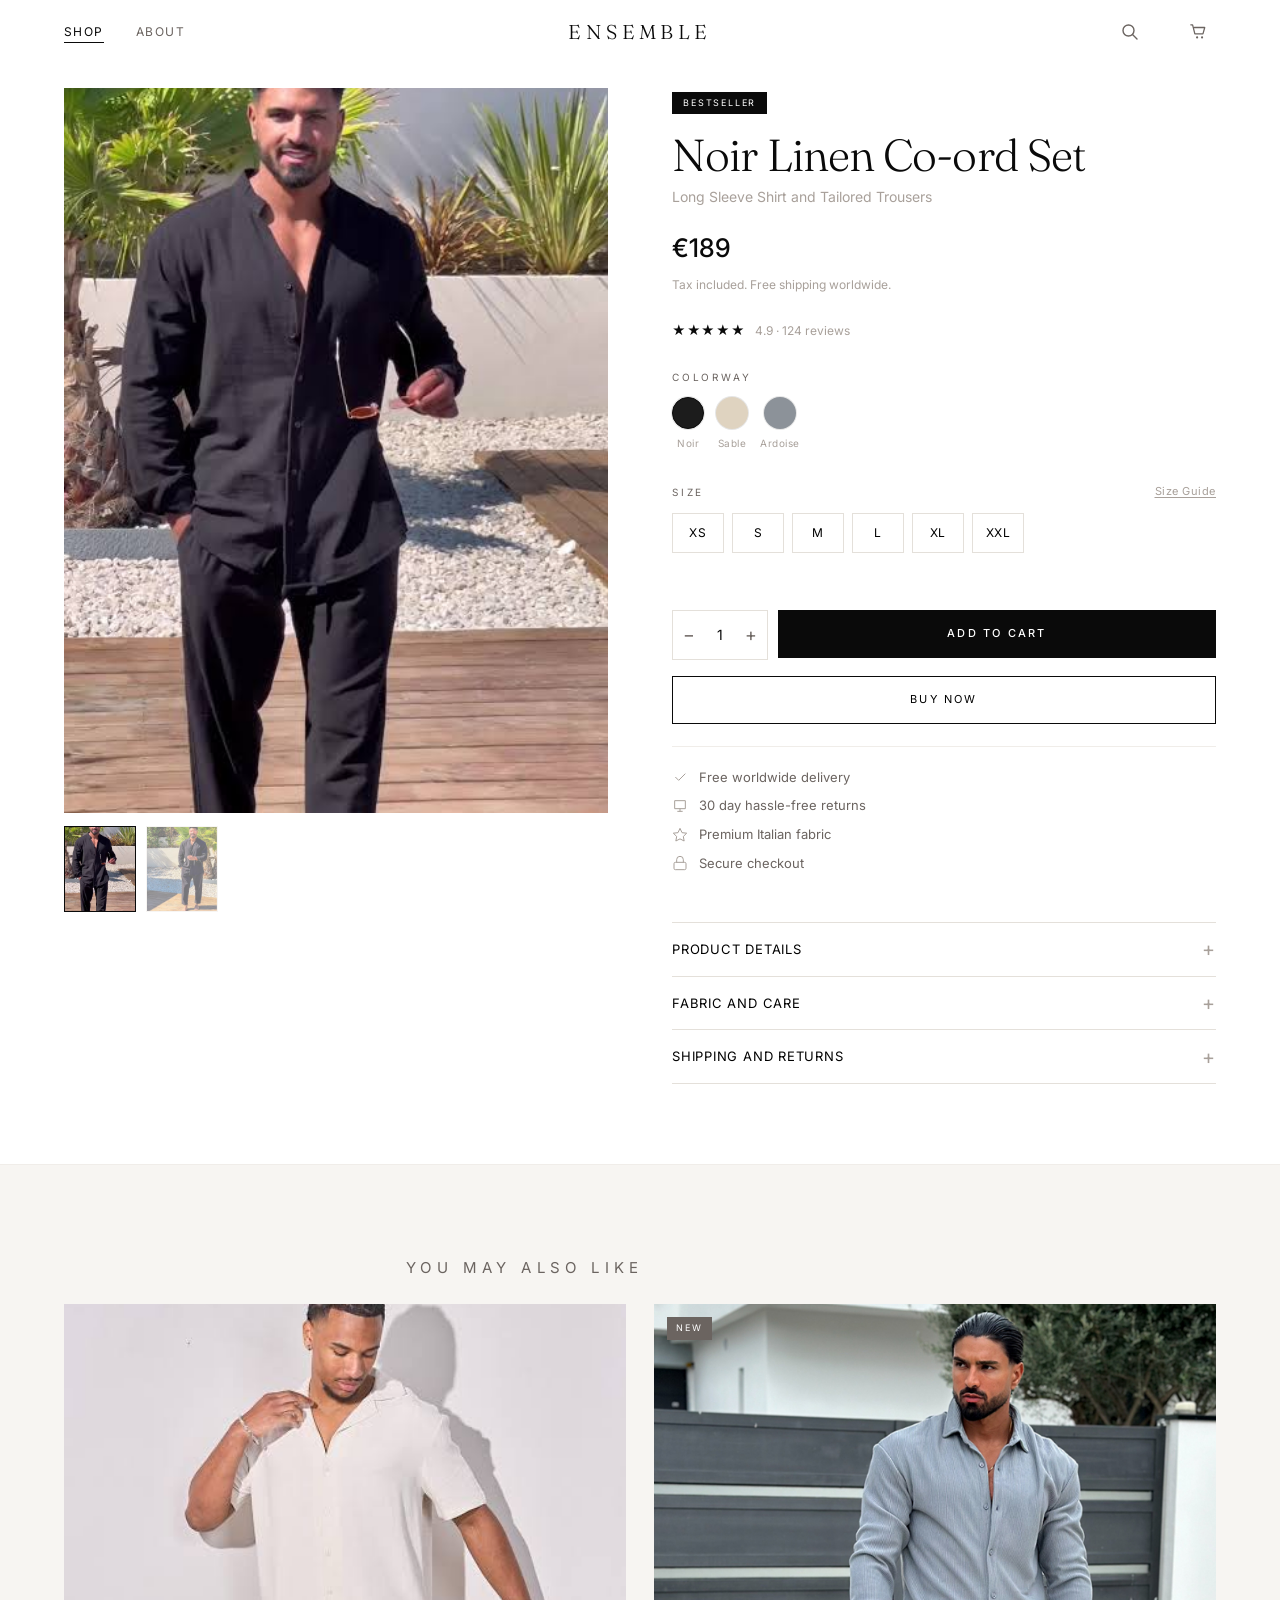
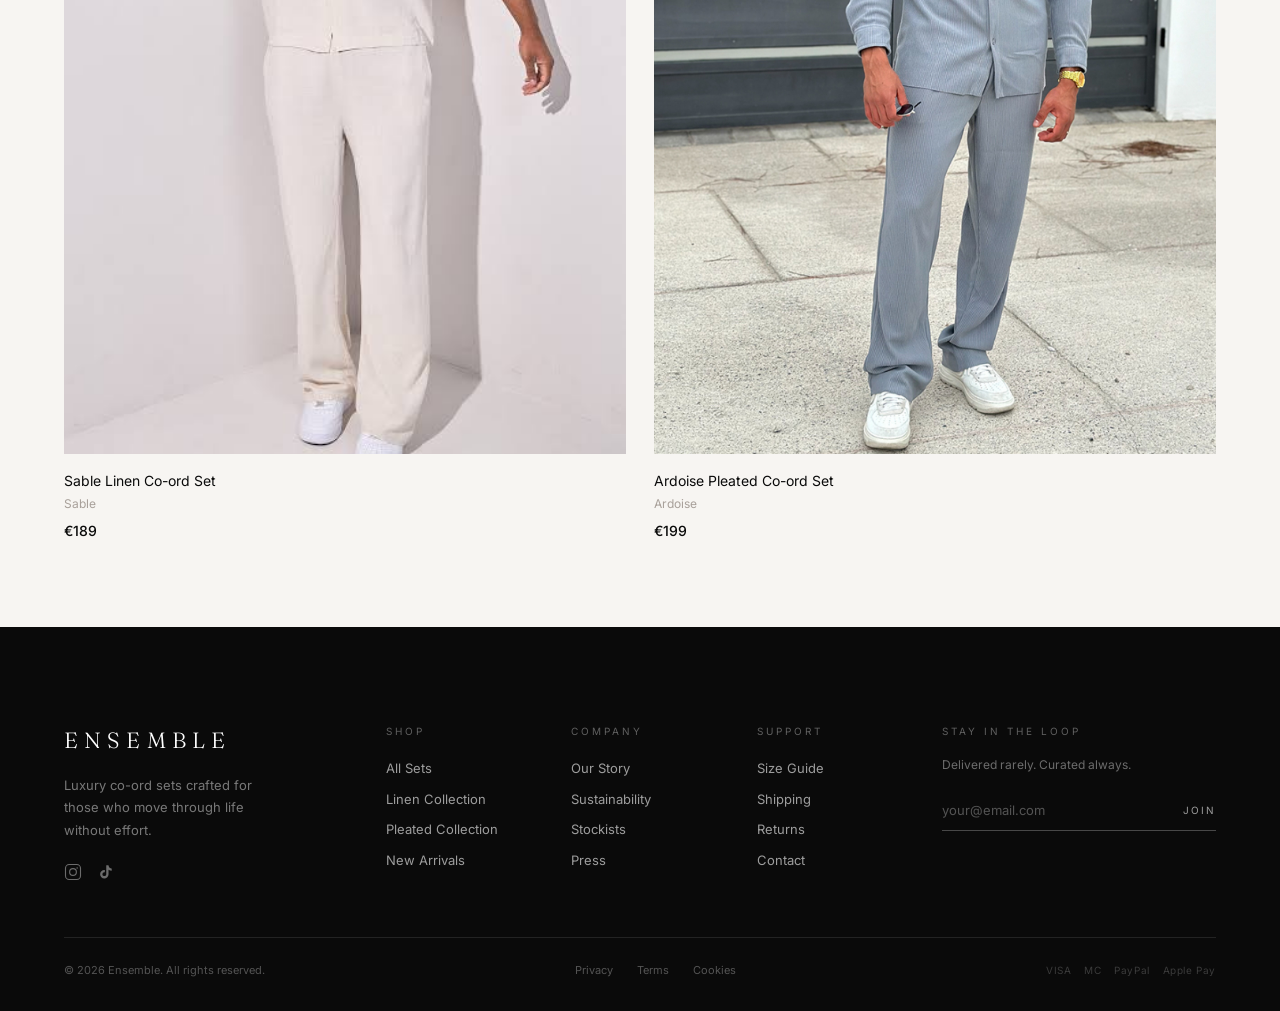
<file: scrollytelling-site/product.html>
<!DOCTYPE html>
<html lang="en">
<head>
  <meta charset="UTF-8" />
  <meta name="viewport" content="width=device-width, initial-scale=1.0" />
  <title>Product — Ensemble</title>
  <link href="https://fonts.googleapis.com/css2?family=Fraunces:ital,opsz,wght@0,9..144,200;0,9..144,300;0,9..144,400;1,9..144,300&family=Inter:wght@300;400;500&display=swap" rel="stylesheet" />
  <link rel="stylesheet" href="css/main.css" />
  <style>
    .pdp-wrap {
      max-width: var(--max); margin: 0 auto;
      padding: 2rem var(--side) 5rem;
    }

    /* ── Layout ── */
    .pdp-grid {
      display: grid;
      grid-template-columns: 1fr 1fr;
      gap: clamp(2rem,5vw,5rem);
      align-items: start;
    }

    /* ── Gallery ── */
    .gallery { position: sticky; top: calc(var(--hdr-h) + 1.5rem); }
    .gallery-main {
      aspect-ratio: 3/4;
      overflow: hidden;
      background: var(--g100);
      margin-bottom: .8rem;
    }
    .gallery-main img {
      width: 100%; height: 100%;
      object-fit: cover;
      transition: opacity .35s ease;
    }
    .gallery-thumbs { display: flex; gap: .6rem; flex-wrap: wrap; }
    .thumb {
      width: 72px; height: 86px;
      object-fit: cover;
      background: var(--g100);
      cursor: pointer;
      opacity: .55;
      transition: opacity .2s;
      border: 1.5px solid transparent;
    }
    .thumb.active, .thumb:hover { opacity: 1; border-color: var(--black); }

    /* ── Info Panel ── */
    .pdp-info { padding-top: .4rem; }

    .pdp-badge {
      display: inline-block;
      background: var(--black); color: #fff;
      font-size: 9px; letter-spacing: .2em;
      text-transform: uppercase; padding: .25rem .7rem;
      margin-bottom: 1rem;
    }
    .pdp-badge.new { background: var(--g600); }

    .pdp-name {
      font-family: var(--serif); font-weight: 300;
      font-size: clamp(28px, 3.5vw, 48px);
      letter-spacing: -.02em; line-height: 1.1;
      margin-bottom: .4rem;
    }
    .pdp-sub { font-size: 14px; color: var(--g400); margin-bottom: 1.2rem; }

    .pdp-price {
      font-size: clamp(20px, 2vw, 26px);
      font-weight: 500; margin-bottom: .4rem;
    }
    .pdp-tax { font-size: 12px; color: var(--g400); margin-bottom: 1.6rem; }

    /* Rating */
    .pdp-rating { display: flex; align-items: center; gap: .6rem; margin-bottom: 1.8rem; }

    /* Color swatches */
    .pdp-section-label {
      font-size: 10px; letter-spacing: .28em;
      text-transform: uppercase; color: var(--g600);
      margin-bottom: .75rem;
    }
    .color-options { display: flex; gap: .75rem; margin-bottom: 2rem; }
    .color-opt {
      display: flex; flex-direction: column;
      align-items: center; gap: .35rem;
      cursor: pointer;
      text-decoration: none; color: var(--black);
    }
    .color-circle {
      width: 32px; height: 32px; border-radius: 50%;
      border: 1.5px solid transparent;
      transition: border-color .2s;
      box-shadow: 0 0 0 1px rgba(0,0,0,.1);
    }
    .color-opt.active .color-circle,
    .color-opt:hover .color-circle { border-color: var(--black); }
    .color-opt span { font-size: 10px; letter-spacing: .05em; color: var(--g400); }

    /* Size */
    .size-row {
      display: flex; align-items: center;
      justify-content: space-between;
      margin-bottom: .75rem;
    }
    .size-guide-link {
      font-size: 11px; letter-spacing: .05em;
      text-decoration: underline; text-underline-offset: 2px;
      color: var(--g400); cursor: pointer;
    }
    .size-guide-link:hover { color: var(--black); }
    .size-grid { margin-bottom: 1.8rem; }
    .size-error { font-size: 12px; color: var(--red); margin-top: .4rem; display: none; }

    /* Qty + CTA */
    .atc-row { display: flex; gap: .6rem; margin-bottom: 1rem; }
    .qty-box {
      display: flex; align-items: center;
      border: 1.5px solid var(--g200); min-width: 96px;
    }
    .qty-box button {
      width: 32px; height: 48px;
      font-size: 18px; color: var(--g600);
      transition: color .2s;
      display: flex; align-items: center; justify-content: center;
    }
    .qty-box button:hover { color: var(--black); }
    .qty-box span {
      flex: 1; text-align: center;
      font-size: 14px;
    }
    .atc-btn {
      flex: 1; height: 48px;
      font-size: 11px; letter-spacing: .2em;
      text-transform: uppercase;
    }
    .buynow-btn {
      width: 100%; height: 48px;
      background: transparent;
      border: 1.5px solid var(--black);
      font-size: 11px; letter-spacing: .2em;
      text-transform: uppercase; cursor: pointer;
      transition: background .25s, color .25s;
      margin-bottom: 1.4rem;
    }
    .buynow-btn:hover { background: var(--black); color: #fff; }

    /* Trust badges */
    .trust-row {
      display: flex; flex-direction: column; gap: .5rem;
      padding: 1.2rem 0; border-top: 1px solid var(--g100);
      margin-bottom: 1.8rem;
    }
    .trust-item { display: flex; align-items: center; gap: .7rem; font-size: 13px; color: var(--g600); }
    .trust-item svg { flex-shrink: 0; color: var(--g400); }

    /* Related */
    .related-section {
      padding: clamp(3rem,6vw,5rem) var(--side);
      border-top: 1px solid var(--g100);
      background: var(--off);
    }
    .related-grid {
      max-width: var(--max); margin: 1.5rem auto 0;
      display: grid;
      grid-template-columns: repeat(2,1fr);
      gap: var(--gap);
    }

    /* Mobile */
    @media (max-width: 900px) {
      .pdp-grid { grid-template-columns: 1fr; }
      .gallery { position: static; }
    }
    @media (max-width: 480px) {
      .related-grid { grid-template-columns: 1fr; }
    }
  </style>
</head>
<body>

<div id="site-header" data-root=""></div>

<div class="pdp-wrap">

  <!-- Breadcrumb -->
  <nav class="breadcrumb">
    <a href="index.html">Home</a>
    <span>/</span>
    <a href="shop.html">Shop</a>
    <span>/</span>
    <span id="bc-name">Product</span>
  </nav>

  <div class="pdp-grid">

    <!-- Gallery -->
    <div class="gallery">
      <div class="gallery-main">
        <img id="main-img" src="" alt="" />
      </div>
      <div class="gallery-thumbs" id="thumbs"></div>
    </div>

    <!-- Info -->
    <div class="pdp-info">
      <div id="pdp-badge-wrap"></div>
      <h1 class="pdp-name" id="pdp-name"></h1>
      <p class="pdp-sub" id="pdp-sub"></p>
      <p class="pdp-price" id="pdp-price"></p>
      <p class="pdp-tax">Tax included. Free shipping worldwide.</p>

      <div class="pdp-rating">
        <span class="stars">★★★★★</span>
        <span class="rating-meta">4.9 · 124 reviews</span>
      </div>

      <!-- Color options -->
      <p class="pdp-section-label">Colorway</p>
      <div class="color-options" id="color-opts"></div>

      <!-- Size -->
      <div class="size-row">
        <p class="pdp-section-label" style="margin:0">Size <span id="selected-size-label"></span></p>
        <span class="size-guide-link" onclick="openSizeGuide()">Size Guide</span>
      </div>
      <div class="size-grid" id="size-grid"></div>
      <p class="size-error" id="size-error">Please select a size before adding to cart.</p>

      <!-- Qty + ATC -->
      <div class="atc-row">
        <div class="qty-box">
          <button onclick="changeQty(-1)">−</button>
          <span id="qty-val">1</span>
          <button onclick="changeQty(1)">+</button>
        </div>
        <button class="btn-primary atc-btn" onclick="handleATC()">Add to Cart</button>
      </div>
      <button class="buynow-btn" onclick="handleBuyNow()">Buy Now</button>

      <!-- Trust -->
      <div class="trust-row">
        <div class="trust-item">
          <svg width="16" height="16" viewBox="0 0 24 24" fill="none" stroke="currentColor" stroke-width="1.5"><path d="M5 12l5 5L20 7"/></svg>
          Free worldwide delivery
        </div>
        <div class="trust-item">
          <svg width="16" height="16" viewBox="0 0 24 24" fill="none" stroke="currentColor" stroke-width="1.5"><path d="M4 4h16v12H4z"/><path d="M8 20h8M12 16v4"/></svg>
          30 day hassle-free returns
        </div>
        <div class="trust-item">
          <svg width="16" height="16" viewBox="0 0 24 24" fill="none" stroke="currentColor" stroke-width="1.5"><path d="M12 2l3 6.5L22 9.3l-5 4.9 1.2 6.8L12 17.8l-6.2 3.2 1.2-6.8L2 9.3l7-0.8z"/></svg>
          Premium Italian fabric
        </div>
        <div class="trust-item">
          <svg width="16" height="16" viewBox="0 0 24 24" fill="none" stroke="currentColor" stroke-width="1.5"><rect x="3" y="11" width="18" height="11" rx="2"/><path d="M7 11V7a5 5 0 0110 0v4"/></svg>
          Secure checkout
        </div>
      </div>

      <!-- Accordion -->
      <div class="accordion">
        <div class="accordion-item">
          <button class="accordion-trigger" onclick="toggleAcc(this)">
            <span>Product Details</span><span class="acc-icon">+</span>
          </button>
          <div class="accordion-body">
            <div class="accordion-body-inner"><ul id="acc-details"></ul></div>
          </div>
        </div>
        <div class="accordion-item">
          <button class="accordion-trigger" onclick="toggleAcc(this)">
            <span>Fabric and Care</span><span class="acc-icon">+</span>
          </button>
          <div class="accordion-body">
            <div class="accordion-body-inner"><ul id="acc-care"></ul></div>
          </div>
        </div>
        <div class="accordion-item">
          <button class="accordion-trigger" onclick="toggleAcc(this)">
            <span>Shipping and Returns</span><span class="acc-icon">+</span>
          </button>
          <div class="accordion-body">
            <div class="accordion-body-inner">
              <ul>
                <li>Free worldwide shipping on all orders</li>
                <li>Orders dispatched within 1 to 2 business days</li>
                <li>30 day return window, items must be unworn and in original packaging</li>
                <li>Exchanges processed within 3 to 5 business days</li>
              </ul>
            </div>
          </div>
        </div>
      </div>
    </div>
  </div>
</div>

<!-- Related -->
<section class="related-section">
  <div style="max-width:var(--max);margin:0 auto;">
    <div class="section-head" style="text-align:left;margin-bottom:0">
      <p class="eyebrow">You May Also Like</p>
    </div>
    <div class="related-grid" id="related-grid"></div>
  </div>
</section>

<!-- Size Guide Modal -->
<div id="size-modal" style="position:fixed;inset:0;z-index:900;display:none;align-items:center;justify-content:center;">
  <div style="position:absolute;inset:0;background:rgba(0,0,0,.5)" onclick="closeSizeGuide()"></div>
  <div style="position:relative;background:#fff;padding:2.5rem;max-width:560px;width:90%;max-height:80vh;overflow-y:auto;">
    <button onclick="closeSizeGuide()" style="position:absolute;top:1rem;right:1.2rem;font-size:20px;color:var(--g400);">✕</button>
    <p class="eyebrow" style="margin-bottom:.8rem">Size Guide</p>
    <h3 style="font-family:var(--serif);font-weight:300;font-size:28px;margin-bottom:1.5rem">Find Your Fit</h3>
    <table style="width:100%;border-collapse:collapse;font-size:13px;">
      <thead>
        <tr style="border-bottom:2px solid var(--black);">
          <th style="text-align:left;padding:.5rem;font-weight:500">Size</th>
          <th style="text-align:left;padding:.5rem;font-weight:500">Chest (cm)</th>
          <th style="text-align:left;padding:.5rem;font-weight:500">Waist (cm)</th>
          <th style="text-align:left;padding:.5rem;font-weight:500">Hip (cm)</th>
        </tr>
      </thead>
      <tbody id="size-table">
        <tr><td style="padding:.5rem;border-bottom:1px solid var(--g100)">XS</td><td style="padding:.5rem;border-bottom:1px solid var(--g100)">82 to 86</td><td style="padding:.5rem;border-bottom:1px solid var(--g100)">72 to 76</td><td style="padding:.5rem;border-bottom:1px solid var(--g100)">86 to 90</td></tr>
        <tr><td style="padding:.5rem;border-bottom:1px solid var(--g100)">S</td><td style="padding:.5rem;border-bottom:1px solid var(--g100)">87 to 92</td><td style="padding:.5rem;border-bottom:1px solid var(--g100)">77 to 82</td><td style="padding:.5rem;border-bottom:1px solid var(--g100)">91 to 96</td></tr>
        <tr><td style="padding:.5rem;border-bottom:1px solid var(--g100)">M</td><td style="padding:.5rem;border-bottom:1px solid var(--g100)">93 to 98</td><td style="padding:.5rem;border-bottom:1px solid var(--g100)">83 to 88</td><td style="padding:.5rem;border-bottom:1px solid var(--g100)">97 to 102</td></tr>
        <tr><td style="padding:.5rem;border-bottom:1px solid var(--g100)">L</td><td style="padding:.5rem;border-bottom:1px solid var(--g100)">99 to 104</td><td style="padding:.5rem;border-bottom:1px solid var(--g100)">89 to 94</td><td style="padding:.5rem;border-bottom:1px solid var(--g100)">103 to 108</td></tr>
        <tr><td style="padding:.5rem;border-bottom:1px solid var(--g100)">XL</td><td style="padding:.5rem;border-bottom:1px solid var(--g100)">105 to 110</td><td style="padding:.5rem;border-bottom:1px solid var(--g100)">95 to 100</td><td style="padding:.5rem;border-bottom:1px solid var(--g100)">109 to 114</td></tr>
        <tr><td style="padding:.5rem">XXL</td><td style="padding:.5rem">111 to 118</td><td style="padding:.5rem">101 to 108</td><td style="padding:.5rem">115 to 122</td></tr>
      </tbody>
    </table>
    <p style="margin-top:1rem;font-size:12px;color:var(--g400);line-height:1.6">Our sets are cut with a relaxed fit. If you are between sizes, we recommend sizing down for a cleaner silhouette.</p>
  </div>
</div>

<div id="site-footer" data-root=""></div>

<script src="js/store.js"></script>
<script>
var currentProduct = null;
var selectedSize   = null;
var qty            = 1;

function toggleAcc(btn){
  var item = btn.closest('.accordion-item');
  item.classList.toggle('open');
}

function openSizeGuide(){
  var m = document.getElementById('size-modal');
  m.style.display = 'flex';
}
function closeSizeGuide(){
  document.getElementById('size-modal').style.display = 'none';
}

function changeQty(d){
  qty = Math.max(1, qty + d);
  document.getElementById('qty-val').textContent = qty;
}

function selectSize(s, btn){
  selectedSize = s;
  document.querySelectorAll('.size-btn').forEach(function(b){ b.classList.remove('selected'); });
  btn.classList.add('selected');
  document.getElementById('selected-size-label').textContent = '— ' + s;
  document.getElementById('size-error').style.display = 'none';
}

function handleATC(){
  if(!selectedSize){
    document.getElementById('size-error').style.display = 'block';
    document.getElementById('size-grid').scrollIntoView({ behavior:'smooth', block:'center' });
    return;
  }
  addToCart(currentProduct.id, selectedSize, qty);
}

function handleBuyNow(){
  if(!selectedSize){
    document.getElementById('size-error').style.display = 'block';
    return;
  }
  addToCart(currentProduct.id, selectedSize, qty);
  setTimeout(function(){ _demoCheckout(); }, 400);
}

document.addEventListener('DOMContentLoaded', function(){
  renderHeader('shop');
  renderFooter();

  var params = new URLSearchParams(window.location.search);
  var id     = params.get('id') || PRODUCTS[0].id;
  var p      = getProduct(id) || PRODUCTS[0];
  currentProduct = p;

  // Page title
  document.title = p.name + ' — Ensemble';

  // Breadcrumb
  document.getElementById('bc-name').textContent = p.name;

  // Badge
  if(p.badge){
    document.getElementById('pdp-badge-wrap').innerHTML =
      '<div class="pdp-badge'+(p.badge==='New'?' new':'')+'">'+p.badge+'</div>';
  }

  // Name / sub / price
  document.getElementById('pdp-name').textContent  = p.name;
  document.getElementById('pdp-sub').textContent   = p.subtitle;
  document.getElementById('pdp-price').textContent = p.currency + p.price;

  // Gallery
  var mainImg = document.getElementById('main-img');
  mainImg.src = p.images[0];
  mainImg.alt = p.name;

  var thumbsEl = document.getElementById('thumbs');
  thumbsEl.innerHTML = p.images.map(function(src, i){
    return '<img class="thumb'+(i===0?' active':'')+'" src="'+src+'" alt="'+p.name+' view '+(i+1)+'" onclick="switchImg(this,\''+src+'\')" loading="lazy" />';
  }).join('');

  // Color options
  document.getElementById('color-opts').innerHTML = PRODUCTS.map(function(x){
    return '<a href="product.html?id='+x.id+'" class="color-opt'+(x.id===p.id?' active':'')+'"><div class="color-circle" style="background:'+x.colorHex+'"></div><span>'+x.colorway+'</span></a>';
  }).join('');

  // Sizes
  document.getElementById('size-grid').innerHTML =
    '<div class="size-grid">'+
    p.sizes.map(function(s){
      return '<button class="size-btn" onclick="selectSize(\''+s+'\',this)">'+s+'</button>';
    }).join('') +
    '</div>';

  // Accordion: details
  document.getElementById('acc-details').innerHTML =
    p.details.map(function(d){ return '<li>'+d+'</li>'; }).join('');

  // Accordion: care
  document.getElementById('acc-care').innerHTML =
    '<li>Material: '+p.fabric+'</li>' +
    p.care.map(function(c){ return '<li>'+c+'</li>'; }).join('');

  // Related
  var relIds = p.related || [];
  var relProds = relIds.map(function(rid){ return getProduct(rid); }).filter(Boolean);
  document.getElementById('related-grid').innerHTML = relProds.map(function(rp){
    return '<div class="product-card">' +
      '<a href="product.html?id='+rp.id+'">' +
        '<div class="card-img-wrap">' +
          (rp.badge ? '<span class="card-badge'+(rp.badge==='New'?' new':'')+'">'+rp.badge+'</span>' : '') +
          '<img class="img-main" src="'+rp.images[0]+'" alt="'+rp.name+'" loading="lazy" />' +
          (rp.images[1] ? '<img class="img-alt" src="'+rp.images[1]+'" alt="'+rp.name+'" loading="lazy" />' : '') +
        '</div>' +
        '<div class="card-info">' +
          '<p class="card-name">'+rp.name+'</p>' +
          '<p class="card-sub">'+rp.colorway+'</p>' +
          '<p class="card-price">'+rp.currency+rp.price+'</p>' +
        '</div>' +
      '</a>' +
    '</div>';
  }).join('');
});

function switchImg(thumb, src){
  document.getElementById('main-img').src = src;
  document.querySelectorAll('.thumb').forEach(function(t){ t.classList.remove('active'); });
  thumb.classList.add('active');
}
</script>
</body>
</html>
</file>
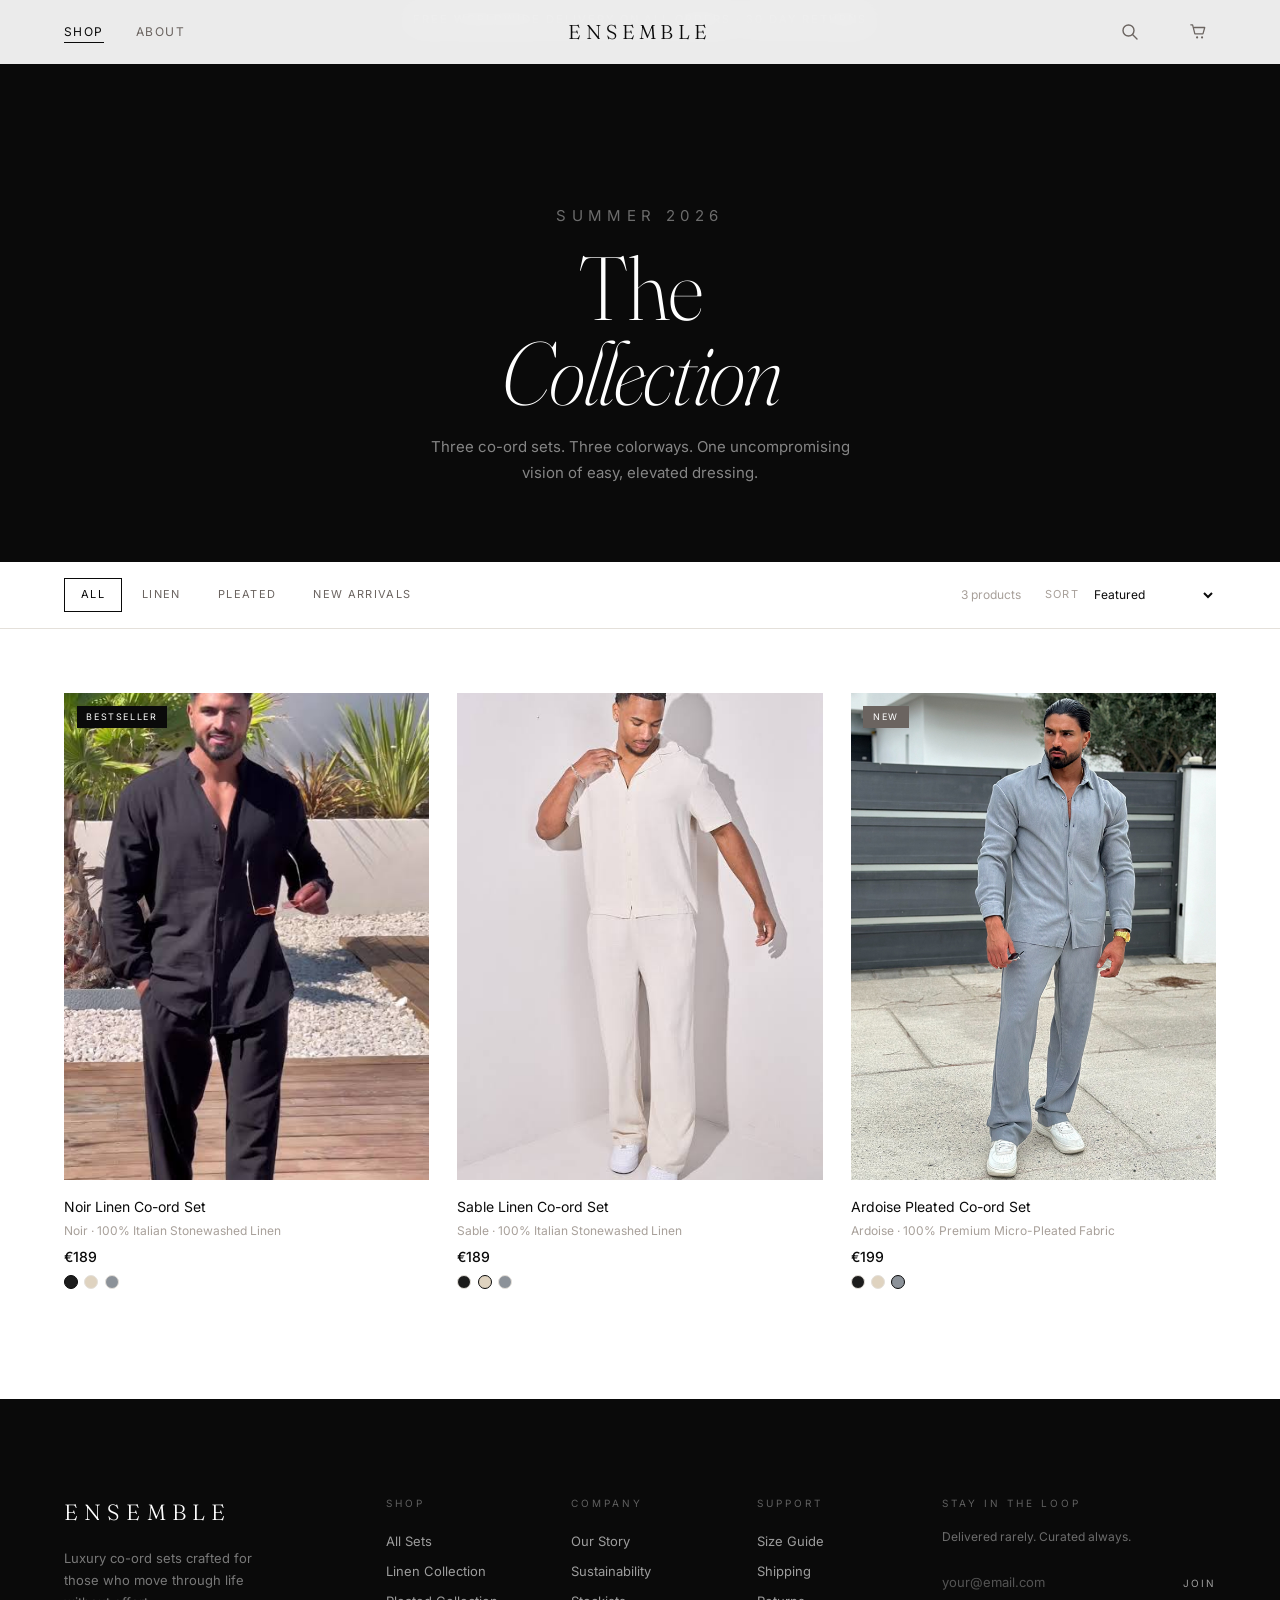
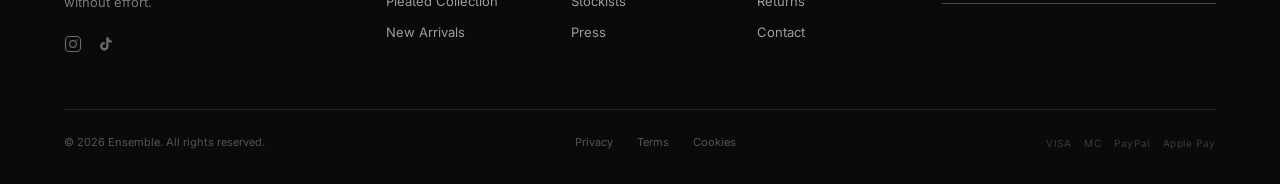
<file: scrollytelling-site/shop.html>
<!DOCTYPE html>
<html lang="en">
<head>
  <meta charset="UTF-8" />
  <meta name="viewport" content="width=device-width, initial-scale=1.0" />
  <title>Shop — Ensemble</title>
  <link href="https://fonts.googleapis.com/css2?family=Fraunces:ital,opsz,wght@0,9..144,200;0,9..144,300;0,9..144,400;1,9..144,300&family=Inter:wght@300;400;500&display=swap" rel="stylesheet" />
  <link rel="stylesheet" href="css/main.css" />
  <style>
    /* ── Collection Hero ── */
    .col-hero {
      background: var(--black);
      color: #fff;
      text-align: center;
      padding: clamp(5rem,12vw,9rem) var(--side) clamp(3rem,6vw,5rem);
    }
    .col-hero .ey { color: rgba(255,255,255,.4); margin-bottom: 1rem; }
    .col-hero h1 {
      font-family: var(--serif); font-weight: 200;
      font-size: clamp(44px, 7vw, 96px);
      letter-spacing: -.025em; line-height: .95;
    }
    .col-hero p { font-size: 15px; color: rgba(255,255,255,.5); margin: 1.2rem auto 0; max-width: 50ch; line-height: 1.7; }

    /* ── Filter Bar ── */
    .filter-bar {
      border-bottom: 1px solid var(--g200);
      padding: 1rem var(--side);
      position: sticky; top: var(--hdr-h);
      background: rgba(255,255,255,.96);
      backdrop-filter: blur(8px);
      z-index: 100;
    }
    .filter-inner {
      max-width: var(--max); margin: 0 auto;
      display: flex; align-items: center;
      justify-content: space-between; gap: 1rem;
      flex-wrap: wrap;
    }
    .filters { display: flex; gap: .2rem; flex-wrap: wrap; }
    .filter-btn {
      padding: .45rem 1rem;
      font-size: 11px;
      letter-spacing: .12em;
      text-transform: uppercase;
      border: 1.5px solid transparent;
      color: var(--g600);
      transition: border-color .2s, color .2s;
      cursor: pointer;
    }
    .filter-btn:hover { color: var(--black); }
    .filter-btn.on { border-color: var(--black); color: var(--black); }

    .sort-wrap { display: flex; align-items: center; gap: .5rem; }
    .sort-wrap label { font-size: 11px; letter-spacing: .1em; text-transform: uppercase; color: var(--g400); }
    .sort-wrap select {
      font-size: 12px; color: var(--black);
      border: none; background: transparent;
      outline: none; cursor: pointer;
      padding: .2rem;
    }
    .count-label { font-size: 12px; color: var(--g400); }

    /* ── Grid ── */
    .shop-section {
      padding: clamp(2.5rem,5vw,4rem) var(--side) clamp(4rem,8vw,7rem);
    }
    .shop-grid {
      max-width: var(--max); margin: 0 auto;
      display: grid;
      grid-template-columns: repeat(3, 1fr);
      gap: var(--gap) var(--gap);
    }

    /* ── No results ── */
    .no-results {
      text-align: center; padding: 5rem 0;
      color: var(--g400); font-size: 15px;
      grid-column: 1/-1;
    }

    /* ── Banner strip ── */
    .promo-strip {
      background: var(--black); color: #fff;
      text-align: center; padding: .7rem var(--side);
      font-size: 11px; letter-spacing: .18em; text-transform: uppercase;
    }

    @media (max-width: 900px) { .shop-grid { grid-template-columns: 1fr 1fr; } }
    @media (max-width: 560px) { .shop-grid { grid-template-columns: 1fr; } }
  </style>
</head>
<body>

<div class="promo-strip">Free worldwide delivery on all orders · 30 day returns</div>
<div id="site-header" data-root=""></div>
<div class="header-spacer" style="height:0"></div>

<!-- Collection Hero -->
<section class="col-hero">
  <p class="eyebrow ey">Summer 2026</p>
  <h1>The<br><em>Collection</em></h1>
  <p>Three co-ord sets. Three colorways. One uncompromising vision of easy, elevated dressing.</p>
</section>

<!-- Filter Bar -->
<div class="filter-bar">
  <div class="filter-inner">
    <div class="filters" id="filters">
      <button class="filter-btn on" data-f="all">All</button>
      <button class="filter-btn" data-f="linen">Linen</button>
      <button class="filter-btn" data-f="pleated">Pleated</button>
      <button class="filter-btn" data-f="new">New Arrivals</button>
    </div>
    <div style="display:flex;align-items:center;gap:1.5rem;flex-wrap:wrap;">
      <span class="count-label" id="count-label">3 products</span>
      <div class="sort-wrap">
        <label for="sort">Sort</label>
        <select id="sort">
          <option value="default">Featured</option>
          <option value="asc">Price: Low to High</option>
          <option value="desc">Price: High to Low</option>
        </select>
      </div>
    </div>
  </div>
</div>

<!-- Product Grid -->
<section class="shop-section">
  <div class="shop-grid" id="shop-grid"></div>
</section>

<div id="site-footer" data-root=""></div>

<script src="js/store.js"></script>
<script>
document.addEventListener('DOMContentLoaded', function(){
  renderHeader('shop');
  renderFooter();

  var currentFilter = 'all';
  var currentSort   = 'default';

  // Check URL params
  var params = new URLSearchParams(window.location.search);
  if(params.get('filter')) currentFilter = params.get('filter');
  if(params.get('badge') === 'new') currentFilter = 'new';

  // Sync filter buttons
  document.querySelectorAll('.filter-btn').forEach(function(btn){
    btn.classList.toggle('on', btn.dataset.f === currentFilter);
  });

  function filterProducts(){
    var list = PRODUCTS.slice();
    if(currentFilter === 'linen')   list = list.filter(function(p){ return p.fabric.toLowerCase().includes('linen'); });
    if(currentFilter === 'pleated') list = list.filter(function(p){ return p.fabric.toLowerCase().includes('pleated'); });
    if(currentFilter === 'new')     list = list.filter(function(p){ return p.badge === 'New'; });
    if(currentSort === 'asc')  list.sort(function(a,b){ return a.price-b.price; });
    if(currentSort === 'desc') list.sort(function(a,b){ return b.price-a.price; });
    return list;
  }

  function renderGrid(){
    var list  = filterProducts();
    var grid  = document.getElementById('shop-grid');
    var label = document.getElementById('count-label');
    label.textContent = list.length + ' product' + (list.length !== 1 ? 's' : '');

    if(list.length === 0){
      grid.innerHTML = '<p class="no-results">No products found in this category.</p>';
      return;
    }

    grid.innerHTML = list.map(function(p){
      return '<div class="product-card">' +
        '<a href="product.html?id='+p.id+'">' +
          '<div class="card-img-wrap">' +
            (p.badge ? '<span class="card-badge'+(p.badge==='New'?' new':'')+'">'+p.badge+'</span>' : '') +
            '<img class="img-main" src="'+p.images[0]+'" alt="'+p.name+'" loading="lazy" />' +
            (p.images[1] ? '<img class="img-alt" src="'+p.images[1]+'" alt="'+p.name+'" loading="lazy" />' : '') +
          '</div>' +
          '<div class="card-info">' +
            '<p class="card-name">'+p.name+'</p>' +
            '<p class="card-sub">'+p.colorway+' · '+p.fabric+'</p>' +
            '<p class="card-price">'+p.currency+p.price+'</p>' +
            '<div class="card-swatches">'+
              PRODUCTS.map(function(x){
                return '<div class="swatch'+(x.id===p.id?' active':'')+'" style="background:'+x.colorHex+'" title="'+x.colorway+'" onclick="event.preventDefault();window.location=\'product.html?id='+x.id+'\'"></div>';
              }).join('')+
            '</div>'+
          '</div>' +
        '</a>' +
        '<div class="card-quick" onclick="quickShopAdd(\''+p.id+'\',event)">Quick Add — Select Size</div>' +
      '</div>';
    }).join('');
  }

  document.getElementById('filters').addEventListener('click', function(e){
    var btn = e.target.closest('.filter-btn');
    if(!btn) return;
    currentFilter = btn.dataset.f;
    document.querySelectorAll('.filter-btn').forEach(function(b){ b.classList.remove('on'); });
    btn.classList.add('on');
    renderGrid();
  });

  document.getElementById('sort').addEventListener('change', function(){
    currentSort = this.value;
    renderGrid();
  });

  renderGrid();

  window.quickShopAdd = function(id, e){
    e.preventDefault();
    var p = getProduct(id);
    if(!p) return;
    // Show size picker inline
    var existing = document.getElementById('size-picker-'+id);
    if(existing){ existing.remove(); return; }

    var card = e.target.closest('.product-card');
    var picker = document.createElement('div');
    picker.id = 'size-picker-'+id;
    picker.style.cssText = 'position:absolute;bottom:0;left:0;right:0;background:#fff;border-top:1px solid #e4e0da;padding:.8rem;z-index:10;animation:slideUp .2s ease';
    picker.innerHTML =
      '<p style="font-size:10px;letter-spacing:.2em;text-transform:uppercase;margin-bottom:.5rem;color:#a8a09a;">Select size</p>'+
      '<div style="display:flex;gap:.3rem;flex-wrap:wrap;">'+
        p.sizes.map(function(s){
          return '<button onclick="addToCart(\''+id+'\',\''+s+'\',1)" style="min-width:40px;height:36px;border:1.5px solid #e4e0da;font-size:11px;cursor:pointer;transition:all .2s" onmouseover="this.style.borderColor=\'#0a0a0a\'" onmouseout="this.style.borderColor=\'#e4e0da\'">'+s+'</button>';
        }).join('')+
      '</div>';
    card.style.position = 'relative';
    card.appendChild(picker);

    document.addEventListener('click', function outside(ev){
      if(!card.contains(ev.target)){ picker.remove(); document.removeEventListener('click', outside); }
    }, true);
  };
});
</script>
</body>
</html>
</file>
<file: scrollytelling-site/css/main.css>
/* ═══════════════════════════════════════════════
   ENSEMBLE — Shared Styles
═══════════════════════════════════════════════ */

/* ── Variables ───────────────────────────────── */
:root {
  --black:   #0a0a0a;
  --white:   #ffffff;
  --off:     #f7f5f2;
  --g100:    #f0ede9;
  --g200:    #e4e0da;
  --g400:    #a8a09a;
  --g600:    #6b6460;
  --g800:    #2d2a27;
  --accent:  #0a0a0a;
  --red:     #c0392b;

  --serif: 'Fraunces', serif;
  --sans:  'Inter', sans-serif;

  --hdr-h: 64px;
  --max:   1380px;
  --side:  clamp(20px, 5vw, 64px);
  --gap:   clamp(16px, 2.5vw, 28px);

  --ease: cubic-bezier(0.16,1,0.3,1);
  --dur:  0.34s;
}

/* ── Reset ───────────────────────────────────── */
*, *::before, *::after { margin:0; padding:0; box-sizing:border-box; }
html { scroll-behavior: smooth; -webkit-text-size-adjust: 100%; }
body {
  font-family: var(--sans);
  background: var(--white);
  color: var(--black);
  line-height: 1.6;
  overflow-x: hidden;
  -webkit-font-smoothing: antialiased;
}
img { display:block; max-width:100%; }
a { color: inherit; text-decoration:none; }
button { background:none; border:none; cursor:pointer; font:inherit; }
ul, ol { list-style:none; }
input, textarea, select { font:inherit; }

/* ── Typography ──────────────────────────────── */
.serif { font-family: var(--serif); }
.eyebrow {
  font-size: 10px;
  letter-spacing: .36em;
  text-transform: uppercase;
  color: var(--g400);
  font-weight: 400;
}

/* ── Layout ──────────────────────────────────── */
.container {
  max-width: var(--max);
  margin: 0 auto;
  padding: 0 var(--side);
}

/* ── Buttons ─────────────────────────────────── */
.btn-primary {
  display: inline-flex;
  align-items: center;
  justify-content: center;
  padding: .9rem 2.4rem;
  background: var(--black);
  color: var(--white);
  font-size: 11px;
  font-weight: 500;
  letter-spacing: .2em;
  text-transform: uppercase;
  cursor: pointer;
  border: 1.5px solid var(--black);
  transition: background var(--dur) var(--ease), color var(--dur) var(--ease), letter-spacing .2s;
  white-space: nowrap;
}
.btn-primary:hover { background: var(--g800); border-color: var(--g800); }
.btn-secondary {
  display: inline-flex;
  align-items: center;
  justify-content: center;
  padding: .9rem 2.4rem;
  background: transparent;
  color: var(--black);
  font-size: 11px;
  font-weight: 500;
  letter-spacing: .2em;
  text-transform: uppercase;
  cursor: pointer;
  border: 1.5px solid var(--g200);
  transition: border-color var(--dur) var(--ease);
}
.btn-secondary:hover { border-color: var(--black); }
.btn-block { width: 100%; }
.btn-ghost {
  font-size: 12px;
  letter-spacing: .1em;
  text-decoration: underline;
  text-underline-offset: 3px;
  color: var(--g600);
}
.btn-ghost:hover { color: var(--black); }

/* ── Header ──────────────────────────────────── */
.site-header {
  position: fixed;
  top: 0; left: 0; right: 0;
  z-index: 500;
  height: var(--hdr-h);
  background: rgba(255,255,255,.92);
  backdrop-filter: blur(12px);
  -webkit-backdrop-filter: blur(12px);
  border-bottom: 1px solid transparent;
  transition: border-color .3s, background .3s;
}
.site-header.scrolled {
  border-bottom-color: var(--g200);
  background: rgba(255,255,255,.97);
}
/* Dark variant for scrollytelling home */
.site-header.dark {
  background: rgba(10,10,10,.8);
  color: #fff;
}
.site-header.dark .nav-link,
.site-header.dark .header-logo,
.site-header.dark .hdr-icon { color: #fff; }
.site-header.dark.scrolled {
  background: rgba(10,10,10,.96);
  border-bottom-color: rgba(255,255,255,.12);
}

.header-inner {
  max-width: var(--max);
  margin: 0 auto;
  padding: 0 var(--side);
  height: 100%;
  display: flex;
  align-items: center;
  justify-content: space-between;
}

.header-left, .header-right {
  display: flex;
  align-items: center;
  gap: 2rem;
  min-width: 160px;
}
.header-right { justify-content: flex-end; }

.nav-link {
  font-size: 12px;
  letter-spacing: .12em;
  text-transform: uppercase;
  color: var(--g600);
  transition: color .2s;
  position: relative;
}
.nav-link::after {
  content: '';
  position: absolute;
  bottom: -2px; left: 0; right: 0;
  height: 1px;
  background: currentColor;
  transform: scaleX(0);
  transform-origin: left;
  transition: transform .25s var(--ease);
}
.nav-link:hover, .nav-link.active { color: var(--black); }
.nav-link.active::after, .nav-link:hover::after { transform: scaleX(1); }

.header-logo {
  font-family: var(--serif);
  font-size: 20px;
  font-weight: 300;
  letter-spacing: .22em;
  text-transform: uppercase;
  color: var(--black);
}

.hdr-icon {
  position: relative;
  display: flex;
  align-items: center;
  justify-content: center;
  width: 36px; height: 36px;
  color: var(--g600);
  transition: color .2s;
}
.hdr-icon:hover { color: var(--black); }

.cart-badge {
  position: absolute;
  top: 2px; right: 2px;
  min-width: 16px; height: 16px;
  background: var(--black);
  color: #fff;
  font-size: 9px;
  font-weight: 600;
  border-radius: 50%;
  display: flex;
  align-items: center;
  justify-content: center;
  line-height: 1;
}

.header-spacer { height: var(--hdr-h); }

/* ── Cart Drawer ─────────────────────────────── */
#cart-drawer {
  position: fixed;
  inset: 0;
  z-index: 900;
  pointer-events: none;
  visibility: hidden;
}
#cart-drawer.open { pointer-events: all; visibility: visible; }

.drawer-backdrop {
  position: absolute;
  inset: 0;
  background: rgba(0,0,0,.45);
  opacity: 0;
  transition: opacity .35s var(--ease);
}
#cart-drawer.open .drawer-backdrop { opacity: 1; }

.drawer-panel {
  position: absolute;
  top: 0; right: 0;
  width: min(420px, 96vw);
  height: 100%;
  background: var(--white);
  display: flex;
  flex-direction: column;
  transform: translateX(100%);
  transition: transform .38s var(--ease);
  box-shadow: -8px 0 48px rgba(0,0,0,.12);
}
#cart-drawer.open .drawer-panel { transform: translateX(0); }

.drawer-head {
  display: flex;
  align-items: center;
  justify-content: space-between;
  padding: 1.2rem 1.6rem;
  border-bottom: 1px solid var(--g200);
}
.drawer-heading {
  font-family: var(--serif);
  font-size: 18px;
  font-weight: 300;
  letter-spacing: .05em;
}
.drawer-x {
  font-size: 18px;
  color: var(--g400);
  line-height: 1;
  padding: .2rem;
  transition: color .2s;
}
.drawer-x:hover { color: var(--black); }

.drawer-body {
  flex: 1;
  overflow-y: auto;
  padding: 1rem 1.6rem;
}

.drawer-empty {
  display: flex;
  flex-direction: column;
  align-items: center;
  justify-content: center;
  height: 100%;
  text-align: center;
  color: var(--g400);
  font-size: 14px;
}

.drawer-items { display:flex; flex-direction:column; gap:1.4rem; }
.drawer-item {
  display: flex;
  gap: 1rem;
}
.drawer-item-img {
  width: 80px; height: 100px;
  object-fit: cover;
  flex-shrink: 0;
  background: var(--g100);
}
.drawer-item-body { flex:1; }
.drawer-item-name {
  font-size: 13px;
  font-weight: 500;
  line-height: 1.35;
  margin-bottom: .25rem;
}
.drawer-item-meta {
  font-size: 11px;
  color: var(--g400);
  margin-bottom: .6rem;
  letter-spacing: .04em;
}
.drawer-item-row {
  display: flex;
  align-items: center;
  justify-content: space-between;
  margin-bottom: .4rem;
}
.drawer-item-price {
  font-size: 13px;
  font-weight: 500;
}
.drawer-remove {
  font-size: 10px;
  letter-spacing: .08em;
  text-transform: uppercase;
  color: var(--g400);
  text-decoration: underline;
  text-underline-offset: 2px;
}
.drawer-remove:hover { color: var(--red); }

.qty-ctrl {
  display: flex;
  align-items: center;
  gap: .5rem;
  border: 1px solid var(--g200);
}
.qty-ctrl button {
  width: 28px; height: 28px;
  font-size: 16px;
  color: var(--g600);
  display: flex; align-items: center; justify-content: center;
  transition: color .2s;
}
.qty-ctrl button:hover { color: var(--black); }
.qty-ctrl span {
  width: 28px;
  text-align: center;
  font-size: 13px;
}

.drawer-foot {
  padding: 1.2rem 1.6rem;
  border-top: 1px solid var(--g200);
}
.drawer-subtotal {
  display: flex;
  justify-content: space-between;
  align-items: center;
  font-size: 14px;
  font-weight: 500;
  margin-bottom: .5rem;
}
.drawer-ship {
  font-size: 11px;
  color: var(--g400);
  margin-bottom: 1rem;
  letter-spacing: .03em;
}

/* ── Search Overlay ──────────────────────────── */
#search-overlay {
  position: fixed;
  inset: 0;
  z-index: 800;
  pointer-events: none;
  visibility: hidden;
}
#search-overlay.open { pointer-events: all; visibility: visible; }

.search-bg {
  position: absolute;
  inset: 0;
  background: rgba(0,0,0,.5);
  opacity: 0;
  transition: opacity .3s;
}
#search-overlay.open .search-bg { opacity: 1; }

.search-panel {
  position: absolute;
  top: 0; left: 0; right: 0;
  background: var(--white);
  padding: 4rem var(--side) 2rem;
  transform: translateY(-100%);
  transition: transform .35s var(--ease);
}
#search-overlay.open .search-panel { transform: translateY(0); }

.search-close {
  position: absolute;
  top: 1.2rem; right: var(--side);
  font-size: 20px;
  color: var(--g400);
  transition: color .2s;
}
.search-close:hover { color: var(--black); }

#search-input {
  width: 100%;
  max-width: 600px;
  display: block;
  margin: 0 auto;
  border: none;
  border-bottom: 1.5px solid var(--black);
  padding: .8rem 0;
  font-family: var(--serif);
  font-size: clamp(20px, 3vw, 32px);
  font-weight: 300;
  outline: none;
  background: transparent;
}

#search-results {
  max-width: 600px;
  margin: 1.2rem auto 0;
  display: flex;
  flex-direction: column;
  gap: .5rem;
}
#search-results li a {
  display: flex;
  align-items: center;
  gap: 1rem;
  padding: .6rem 0;
  border-bottom: 1px solid var(--g100);
  font-size: 14px;
  transition: color .2s;
}
#search-results li a:hover { color: var(--g600); }
#search-results li a img { width: 44px; height: 54px; object-fit: cover; background: var(--g100); }
#search-results li a small { display:block; color: var(--g400); font-size: 12px; margin-top:.2rem; }
.no-results { font-size: 14px; color: var(--g400); padding: .6rem 0; }

/* ── Toast ───────────────────────────────────── */
#site-toast {
  position: fixed;
  bottom: 2rem; left: 50%;
  transform: translateX(-50%) translateY(20px);
  background: var(--black);
  color: #fff;
  font-size: 12px;
  letter-spacing: .08em;
  padding: .8rem 1.8rem;
  z-index: 9999;
  opacity: 0;
  transition: opacity .3s, transform .3s var(--ease);
  pointer-events: none;
  white-space: nowrap;
}
#site-toast.show {
  opacity: 1;
  transform: translateX(-50%) translateY(0);
}

/* ── Checkout Modal ──────────────────────────── */
#checkout-modal {
  position: fixed;
  inset: 0;
  z-index: 1000;
  display: flex;
  align-items: center;
  justify-content: center;
  visibility: hidden;
  pointer-events: none;
}
#checkout-modal.open { visibility: visible; pointer-events: all; }

.modal-bg {
  position: absolute;
  inset: 0;
  background: rgba(0,0,0,.55);
  opacity: 0;
  transition: opacity .3s;
}
#checkout-modal.open .modal-bg { opacity: 1; }

.modal-box {
  position: relative;
  background: #fff;
  padding: clamp(2rem, 5vw, 3.5rem);
  max-width: 480px;
  width: 90%;
  text-align: center;
  transform: scale(.94);
  opacity: 0;
  transition: transform .35s var(--ease), opacity .35s;
}
#checkout-modal.open .modal-box { transform: scale(1); opacity: 1; }

.modal-label {
  font-size: 10px;
  letter-spacing: .3em;
  text-transform: uppercase;
  color: var(--g400);
  margin-bottom: .5rem;
}

/* ── Site Footer ─────────────────────────────── */
.site-footer {
  background: var(--black);
  color: rgba(255,255,255,.75);
  padding: clamp(3rem,8vw,6rem) var(--side) 2rem;
}

.footer-grid {
  max-width: var(--max);
  margin: 0 auto;
  display: grid;
  grid-template-columns: 2fr 1fr 1fr 1fr 2fr;
  gap: 2rem 3rem;
  padding-bottom: 3rem;
  border-bottom: 1px solid rgba(255,255,255,.1);
}

.footer-logo {
  font-family: var(--serif);
  font-size: 22px;
  font-weight: 300;
  letter-spacing: .28em;
  text-transform: uppercase;
  color: #fff;
  display: block;
  margin-bottom: 1rem;
}
.footer-tag {
  font-size: 13px;
  line-height: 1.7;
  color: rgba(255,255,255,.45);
  max-width: 28ch;
  margin-bottom: 1.4rem;
}
.footer-socials { display:flex; gap:1rem; }
.footer-socials a {
  color: rgba(255,255,255,.4);
  transition: color .2s;
}
.footer-socials a:hover { color: #fff; }

.footer-links-col h6 {
  font-size: 10px;
  letter-spacing: .3em;
  text-transform: uppercase;
  color: rgba(255,255,255,.35);
  margin-bottom: 1.2rem;
  font-weight: 400;
}
.footer-links-col a {
  display: block;
  font-size: 13px;
  color: rgba(255,255,255,.6);
  margin-bottom: .6rem;
  transition: color .2s;
}
.footer-links-col a:hover { color: #fff; }

.footer-news-col h6 {
  font-size: 10px;
  letter-spacing: .3em;
  text-transform: uppercase;
  color: rgba(255,255,255,.35);
  margin-bottom: 1rem;
  font-weight: 400;
}
.footer-news-col p {
  font-size: 12px;
  color: rgba(255,255,255,.4);
  margin-bottom: 1rem;
  line-height: 1.6;
}

.news-form {
  display: flex;
  border-bottom: 1px solid rgba(255,255,255,.25);
}
.news-form input {
  flex: 1;
  background: transparent;
  border: none;
  padding: .6rem 0;
  font-size: 13px;
  color: #fff;
  outline: none;
}
.news-form input::placeholder { color: rgba(255,255,255,.3); }
.news-form button {
  font-size: 10px;
  letter-spacing: .2em;
  text-transform: uppercase;
  color: rgba(255,255,255,.6);
  padding: .6rem 0 .6rem .8rem;
  transition: color .2s;
}
.news-form button:hover { color: #fff; }

.footer-bottom {
  max-width: var(--max);
  margin: 1.5rem auto 0;
  display: flex;
  align-items: center;
  justify-content: space-between;
  flex-wrap: wrap;
  gap: 1rem;
  font-size: 11px;
  color: rgba(255,255,255,.3);
}
.footer-legal { display:flex; gap:1.5rem; }
.footer-legal a { color: rgba(255,255,255,.3); transition: color .2s; }
.footer-legal a:hover { color: rgba(255,255,255,.6); }
.footer-pay {
  display: flex;
  gap: .8rem;
  font-size: 10px;
  letter-spacing: .06em;
  color: rgba(255,255,255,.2);
}

/* ── Section Headings ────────────────────────── */
.section-head {
  text-align: center;
  margin-bottom: clamp(2rem, 5vw, 3.5rem);
}
.section-head h2 {
  font-family: var(--serif);
  font-size: clamp(32px, 4.5vw, 56px);
  font-weight: 300;
  letter-spacing: -.02em;
  line-height: 1.1;
  margin: .6rem 0;
}
.section-head p {
  font-size: 15px;
  color: var(--g600);
  max-width: 52ch;
  margin: .8rem auto 0;
  line-height: 1.7;
}

/* ── Product Card ────────────────────────────── */
.product-card {
  position: relative;
  cursor: pointer;
}
.product-card a { display:block; }

.card-img-wrap {
  position: relative;
  overflow: hidden;
  background: var(--g100);
  aspect-ratio: 3/4;
}
.card-img-wrap img {
  width: 100%; height: 100%;
  object-fit: cover;
  transition: transform .6s var(--ease), opacity .4s;
}
.card-img-wrap .img-alt {
  position: absolute;
  inset: 0;
  object-fit: cover;
  opacity: 0;
  transition: opacity .4s;
}
.product-card:hover .card-img-wrap img.img-main { transform: scale(1.04); }
.product-card:hover .card-img-wrap .img-alt { opacity: 1; }

.card-badge {
  position: absolute;
  top: .8rem; left: .8rem;
  background: var(--black);
  color: #fff;
  font-size: 9px;
  letter-spacing: .18em;
  text-transform: uppercase;
  padding: .25rem .6rem;
  z-index: 1;
}
.card-badge.new { background: var(--g600); }

.card-quick {
  position: absolute;
  bottom: 0; left: 0; right: 0;
  background: rgba(255,255,255,.96);
  border-top: 1px solid var(--g200);
  padding: .8rem 1rem;
  font-size: 10px;
  letter-spacing: .18em;
  text-transform: uppercase;
  text-align: center;
  color: var(--black);
  opacity: 0;
  transform: translateY(100%);
  transition: opacity .3s, transform .3s var(--ease);
  cursor: pointer;
}
.product-card:hover .card-quick { opacity: 1; transform: translateY(0); }

.card-info { padding: 1rem 0 .5rem; }
.card-name {
  font-size: 14px;
  font-weight: 400;
  margin-bottom: .15rem;
}
.card-sub {
  font-size: 12px;
  color: var(--g400);
  margin-bottom: .4rem;
}
.card-price { font-size: 14px; font-weight: 500; }

.card-swatches {
  display: flex;
  gap: .4rem;
  margin-top: .4rem;
}
.swatch {
  width: 14px; height: 14px;
  border-radius: 50%;
  border: 1.5px solid var(--g200);
  cursor: pointer;
  transition: border-color .2s;
}
.swatch:hover, .swatch.active { border-color: var(--black); }

/* ── Accordion ───────────────────────────────── */
.accordion { border-top: 1px solid var(--g200); }
.accordion-item { border-bottom: 1px solid var(--g200); }
.accordion-trigger {
  width: 100%;
  display: flex;
  align-items: center;
  justify-content: space-between;
  padding: 1rem 0;
  font-size: 13px;
  letter-spacing: .06em;
  text-transform: uppercase;
  cursor: pointer;
  transition: color .2s;
}
.accordion-trigger:hover { color: var(--g600); }
.accordion-trigger .acc-icon {
  font-size: 20px;
  line-height: 1;
  transition: transform .3s;
  color: var(--g400);
}
.accordion-item.open .acc-icon { transform: rotate(45deg); }
.accordion-body {
  max-height: 0;
  overflow: hidden;
  transition: max-height .4s var(--ease);
}
.accordion-item.open .accordion-body { max-height: 600px; }
.accordion-body-inner {
  padding-bottom: 1.2rem;
  font-size: 14px;
  color: var(--g600);
  line-height: 1.75;
}
.accordion-body-inner li { position:relative; padding-left:1rem; margin-bottom: .3rem; }
.accordion-body-inner li::before { content:'—'; position:absolute; left:0; color:var(--g400); font-size:10px; top:.3em; }

/* ── Breadcrumb ──────────────────────────────── */
.breadcrumb {
  display: flex;
  align-items: center;
  gap: .5rem;
  font-size: 11px;
  letter-spacing: .06em;
  text-transform: uppercase;
  color: var(--g400);
  margin-bottom: 2rem;
}
.breadcrumb a:hover { color: var(--black); }
.breadcrumb span { color: var(--g200); }

/* ── Rating Stars ────────────────────────────── */
.stars { color: var(--black); letter-spacing: .05em; font-size: 13px; }
.rating-meta { font-size: 12px; color: var(--g400); }

/* ── Size Grid ───────────────────────────────── */
.size-grid {
  display: flex;
  flex-wrap: wrap;
  gap: .5rem;
}
.size-btn {
  min-width: 52px;
  height: 40px;
  border: 1.5px solid var(--g200);
  font-size: 12px;
  letter-spacing: .05em;
  display: flex;
  align-items: center;
  justify-content: center;
  cursor: pointer;
  transition: border-color .2s, background .2s;
  padding: 0 .8rem;
}
.size-btn:hover { border-color: var(--black); }
.size-btn.selected { border-color: var(--black); background: var(--black); color: #fff; }

/* ── Responsive ──────────────────────────────── */
@media (max-width: 1100px) {
  .footer-grid { grid-template-columns: 1fr 1fr 1fr; }
  .footer-brand-col { grid-column: 1 / -1; }
  .footer-news-col { grid-column: 1 / -1; }
}

@media (max-width: 768px) {
  .header-left .nav-link:not(.active) { display: none; }
  .footer-grid { grid-template-columns: 1fr 1fr; gap: 2rem 1.5rem; }
  .footer-brand-col, .footer-news-col { grid-column: 1 / -1; }
}

@media (max-width: 480px) {
  .footer-grid { grid-template-columns: 1fr; }
  .footer-links-col { grid-column: 1; }
}
</file>
